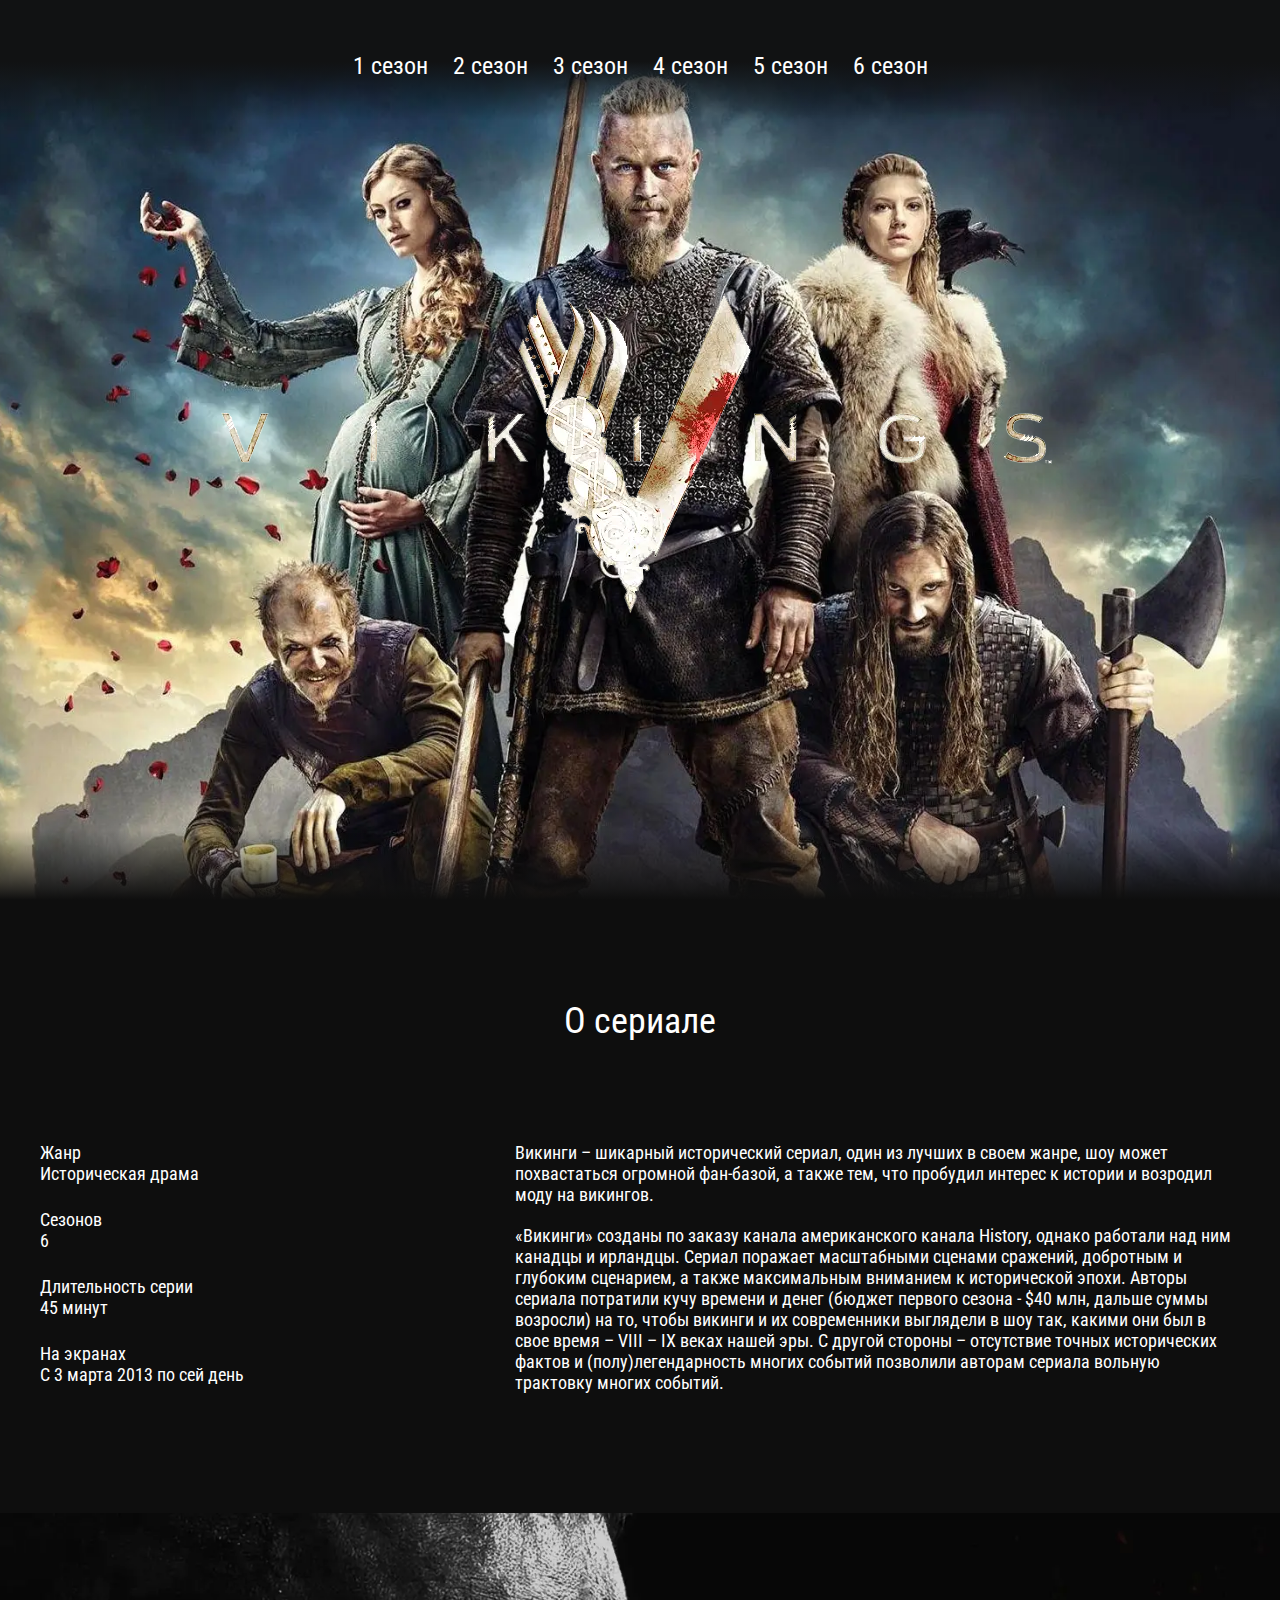
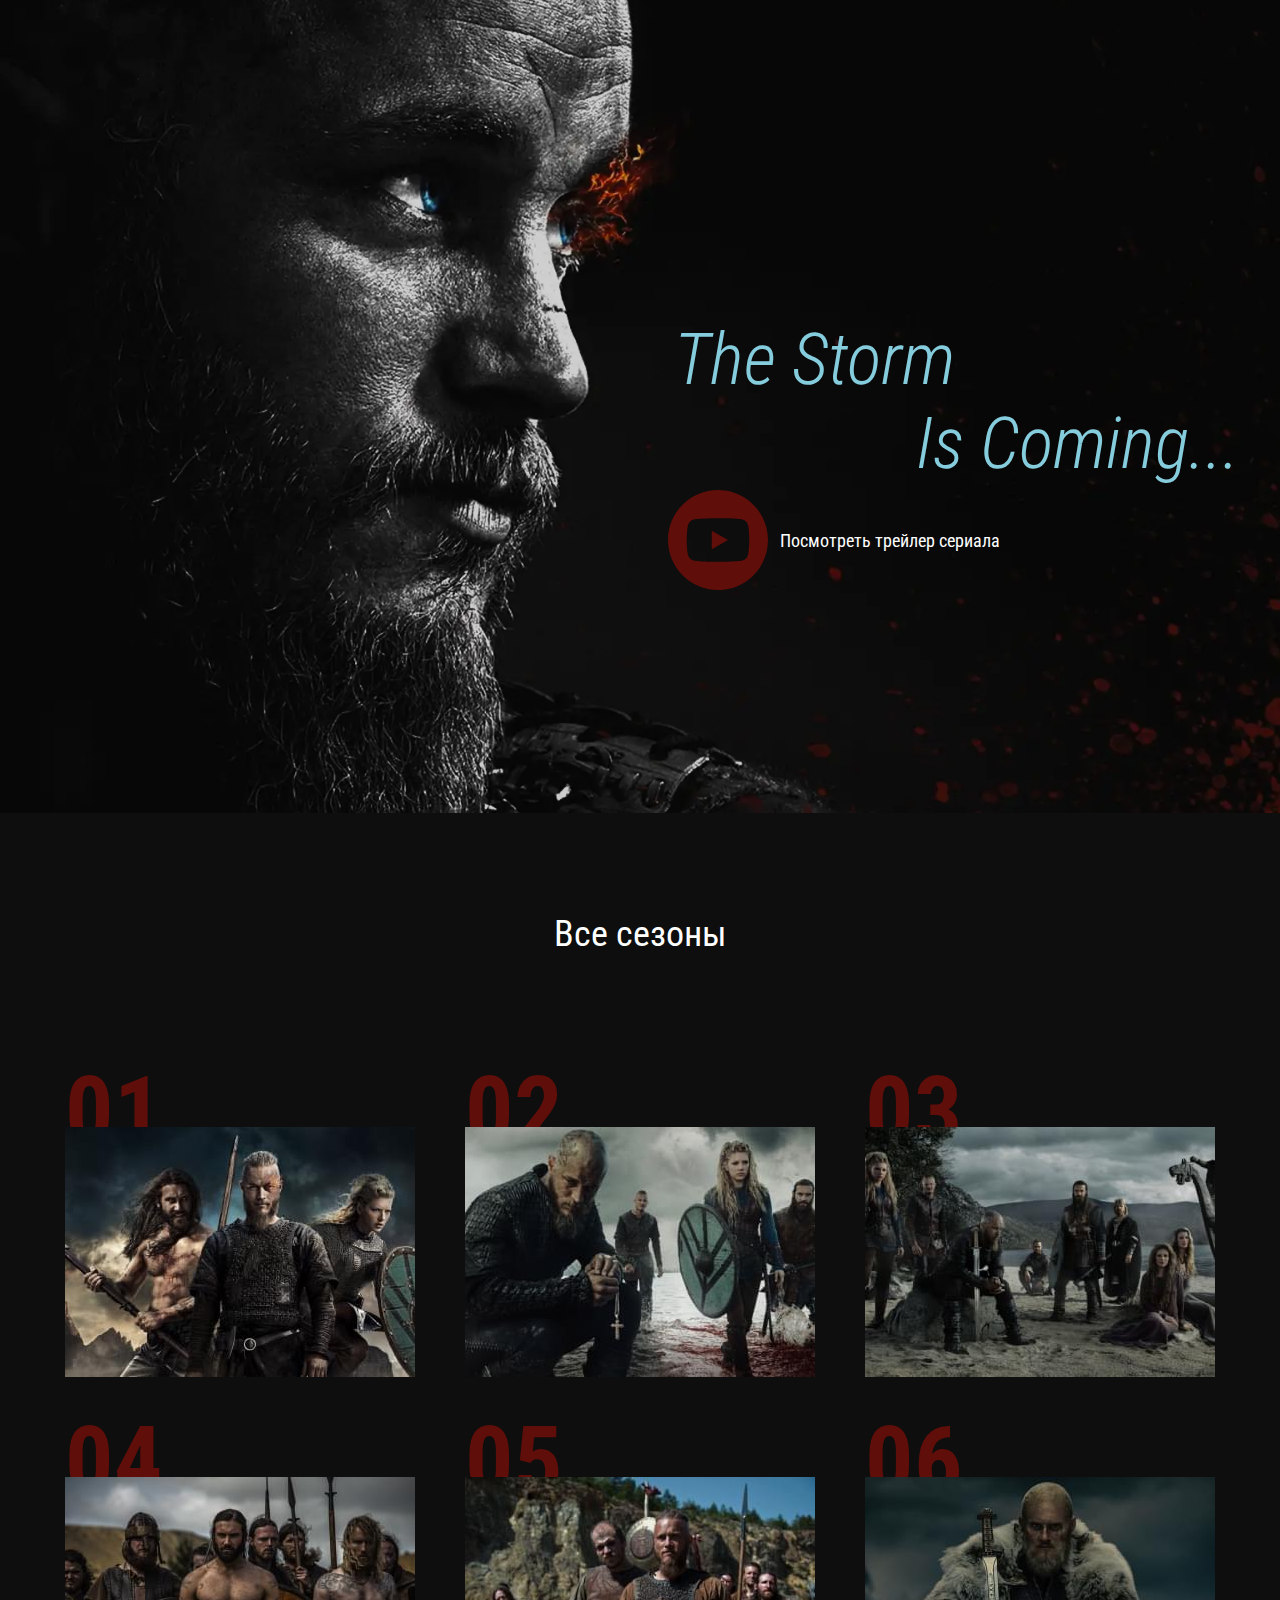
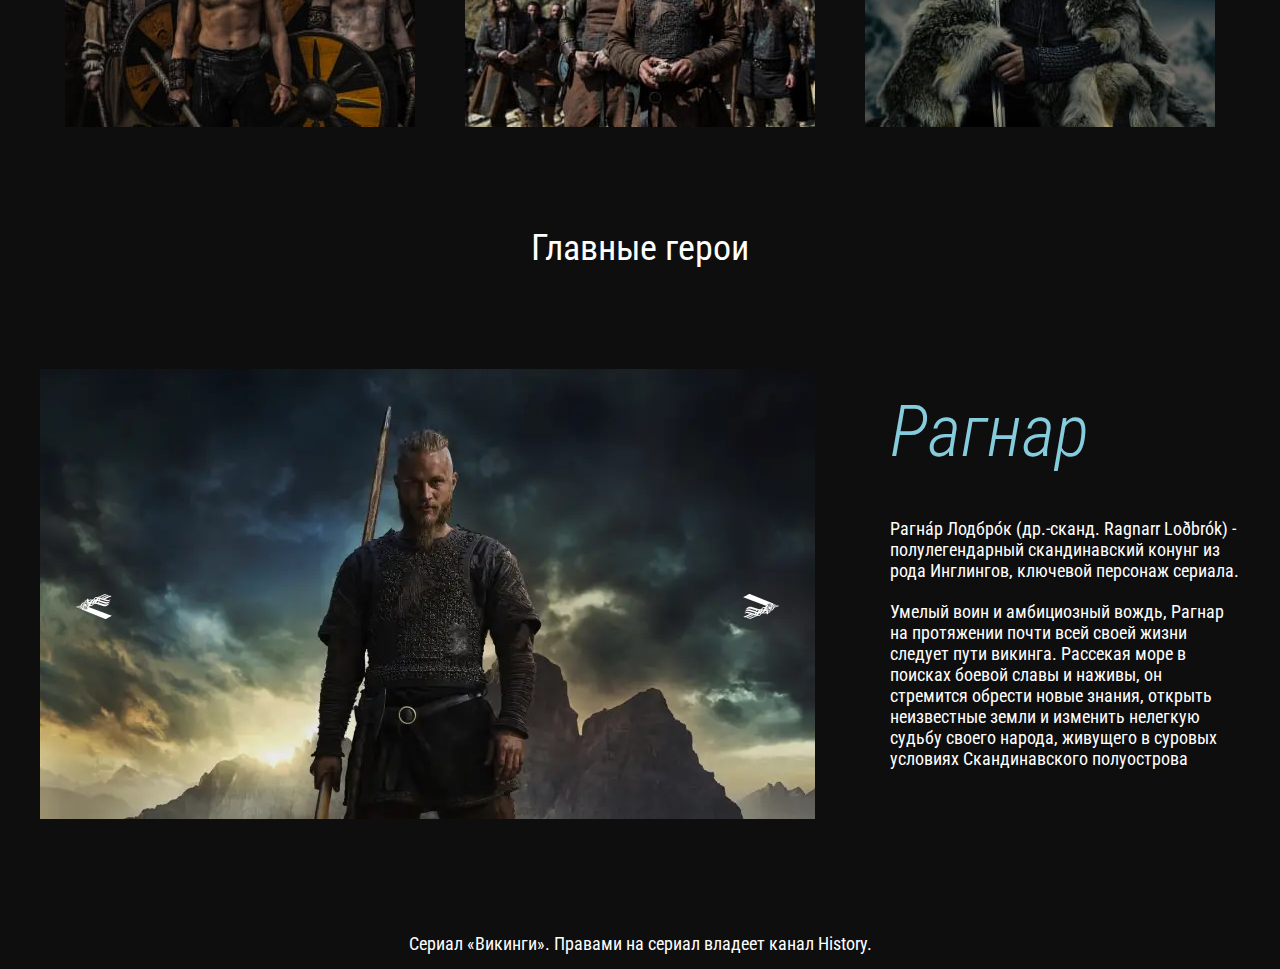
<file: index.html>
<!DOCTYPE html><html lang="ru"><head>	<meta charset="UTF-8">	<meta name="viewport" content="width=device-width, initial-scale=1.0">	<link rel="shortcut icon" href="img/favicon.ico" type="image/x-icon">	<link href="https://fonts.googleapis.com/css2?family=Roboto+Condensed:ital,wght@0,400;0,700;1,300&display=swap" rel="stylesheet">	<link rel="stylesheet" href="css/style.min.css">	<title>Viking</title></head><body>	<div class="wrapper">		<header class="header">			<nav class="menu">				<ul class="menu__list">					<li>						<a class="menu__list-link" href="season-1.html">1 cезон</a>					</li>					<li>						<a class="menu__list-link" href="season-2.html">2 cезон</a>					</li>					<li>						<a class="menu__list-link" href="season-3.html">3 cезон</a>					</li>					<li>						<a class="menu__list-link" href="season-4.html">4 cезон</a>					</li>					<li>						<a class="menu__list-link" href="season-5.html">5 cезон</a>					</li>					<li>						<a class="menu__list-link" href="season-6.html">6 cезон</a>					</li>				</ul>			</nav>			<div class="menu__burger">				<span></span>			</div>			<div class="logo">				<picture><source srcset="img/logo.webp" type="image/webp"><img src="img/logo.png" alt=""></picture>			</div>		</header>		<main class="main">						<section class="about">				<div class="container">					<h3 class="about__title title">О сериале</h3>					<div class="about__body">						<ul class="about__info">							<li class="about__info-item">								Жанр								<span>Историческая драма</span>							</li>							<li class="about__info-item">								Сезонов								<span>6</span>							</li>							<li class="about__info-item">								Длительность серии								<span>45 минут</span>							</li>							<li class="about__info-item">								На экранах								<span>С 3 марта 2013 по сей день</span>							</li>						</ul>						<div class="about__text">							<p>								Викинги – шикарный исторический сериал, один из лучших в своем жанре, шоу может похвастаться огромной фан-базой, а также тем, что пробудил интерес к истории и возродил моду на викингов.							</p>							<p>								«Викинги» созданы по заказу канала американского канала History, однако работали над ним канадцы и ирландцы. Сериал поражает масштабными сценами сражений, добротным и глубоким сценарием, а также максимальным вниманием к исторической эпохи. Авторы сериала потратили кучу времени и денег (бюджет первого сезона - $40 млн, дальше суммы возросли) на то, чтобы викинги и их современники выглядели в шоу так, какими они был в свое время – VIII – IX веках нашей эры. С другой стороны – отсутствие точных исторических фактов и (полу)легендарность многих событий позволили авторам сериала вольную трактовку многих событий.							</p>						</div>					</div>				</div>			</section>			<section class="trailer">				<div class="container">					<h3 class="trailer__title">						<span>The Storm</span>						Is Coming...					</h3>					<a href="https://www.youtube.com/watch?v=9GgxinPwAGc&ab_channel=RewatchAgain" data-fancybox class="trailer__link">Посмотреть трейлер сериала</a>				</div>			</section>			<section class="seasons">				<div class="container">					<h3 class="seasons__title title">Все сезоны</h3>					<ol class="seasons__body">						<li class="seasons__item" style="background: url('img/seasons/01.jpg') center / cover no-repeat;">							<a href="season-1.html" class="seasons__link">Cмотреть</a>						</li>						<li class="seasons__item" style="background: url('img/seasons/02.jpg') center / cover no-repeat;">							<a href="season-2.html" class="seasons__link">Cмотреть</a>						</li>						<li class="seasons__item" style="background: url('img/seasons/03.jpg') center / cover no-repeat;">							<a href="season-3.html" class="seasons__link">Cмотреть</a>						</li>						<li class="seasons__item" style="background: url('img/seasons/04.jpg') center / cover no-repeat;">							<a href="season-4.html" class="seasons__link">Cмотреть</a>						</li>						<li class="seasons__item" style="background: url('img/seasons/05.jpg') center / cover no-repeat;">							<a href="season-5.html" class="seasons__link">Cмотреть</a>						</li>						<li class="seasons__item" style="background: url('img/seasons/06.jpg') center / cover no-repeat;">							<a href="season-6.html" class="seasons__link">Cмотреть</a>						</li>					</ol>				</div>			</section>			<section class="heroes">				<div class="container">					<h3 class="heroes__title title">Главные герои</h3>					<div class="heroes__body">						<div class="heroes__slider-img">							<picture><source srcset="img/hero.webp" type="image/webp"><img src="img/hero.jpg" alt=""></picture>							<picture><source srcset="img/hero.webp" type="image/webp"><img src="img/hero.jpg" alt=""></picture>							<picture><source srcset="img/hero.webp" type="image/webp"><img src="img/hero.jpg" alt=""></picture>						</div>						<div class="heroes__slider-text">							<div class="heroes__text">								<h4 class="heroes__name">Рагнар</h4>								<p>									Рагна́р Лодбро́к (др.-сканд. Ragnarr Loðbrók) - полулегендарный скандинавский конунг из рода Инглингов, ключевой персонаж сериала.								</p>								<p>									Умелый воин и амбициозный вождь, Рагнар на протяжении почти всей своей жизни следует пути викинга. Рассекая море в поисках боевой славы и наживы, он стремится обрести новые знания, открыть неизвестные земли и изменить нелегкую судьбу своего народа, живущего в суровых условиях Скандинавского полуострова								</p>							</div>							<div class="heroes__text">								<h4 class="heroes__name">Рагнор</h4>								<p>									Рагна́р Лодбро́к (др.-сканд. Ragnarr Loðbrók) - полулегендарный скандинавский конунг из рода Инглингов, ключевой персонаж сериала.								</p>								<p>									Умелый воин и амбициозный вождь, Рагнар на протяжении почти всей своей жизни следует пути викинга. Рассекая море в поисках боевой славы и наживы, он стремится обрести новые знания, открыть неизвестные земли и изменить нелегкую судьбу своего народа, живущего в суровых условиях Скандинавского полуострова								</p>							</div>							<div class="heroes__text">								<h4 class="heroes__name">Рагнорище</h4>								<p>									Рагна́р Лодбро́к (др.-сканд. Ragnarr Loðbrók) - полулегендарный скандинавский конунг из рода Инглингов, ключевой персонаж сериала.								</p>								<p>									Умелый воин и амбициозный вождь, Рагнар на протяжении почти всей своей жизни следует пути викинга. Рассекая море в поисках боевой славы и наживы, он стремится обрести новые знания, открыть неизвестные земли и изменить нелегкую судьбу своего народа, живущего в суровых условиях Скандинавского полуострова								</p>							</div>						</div>					</div>				</div>			</section>		</main>		<footer class="footer">			<div class="container">				<p class="footer__copy">					Сериал «Викинги». Правами на сериал владеет канал History.				</p>			</div>		</footer>	</div>	<script src="js/script.min.js"></script></body></html>
</file>
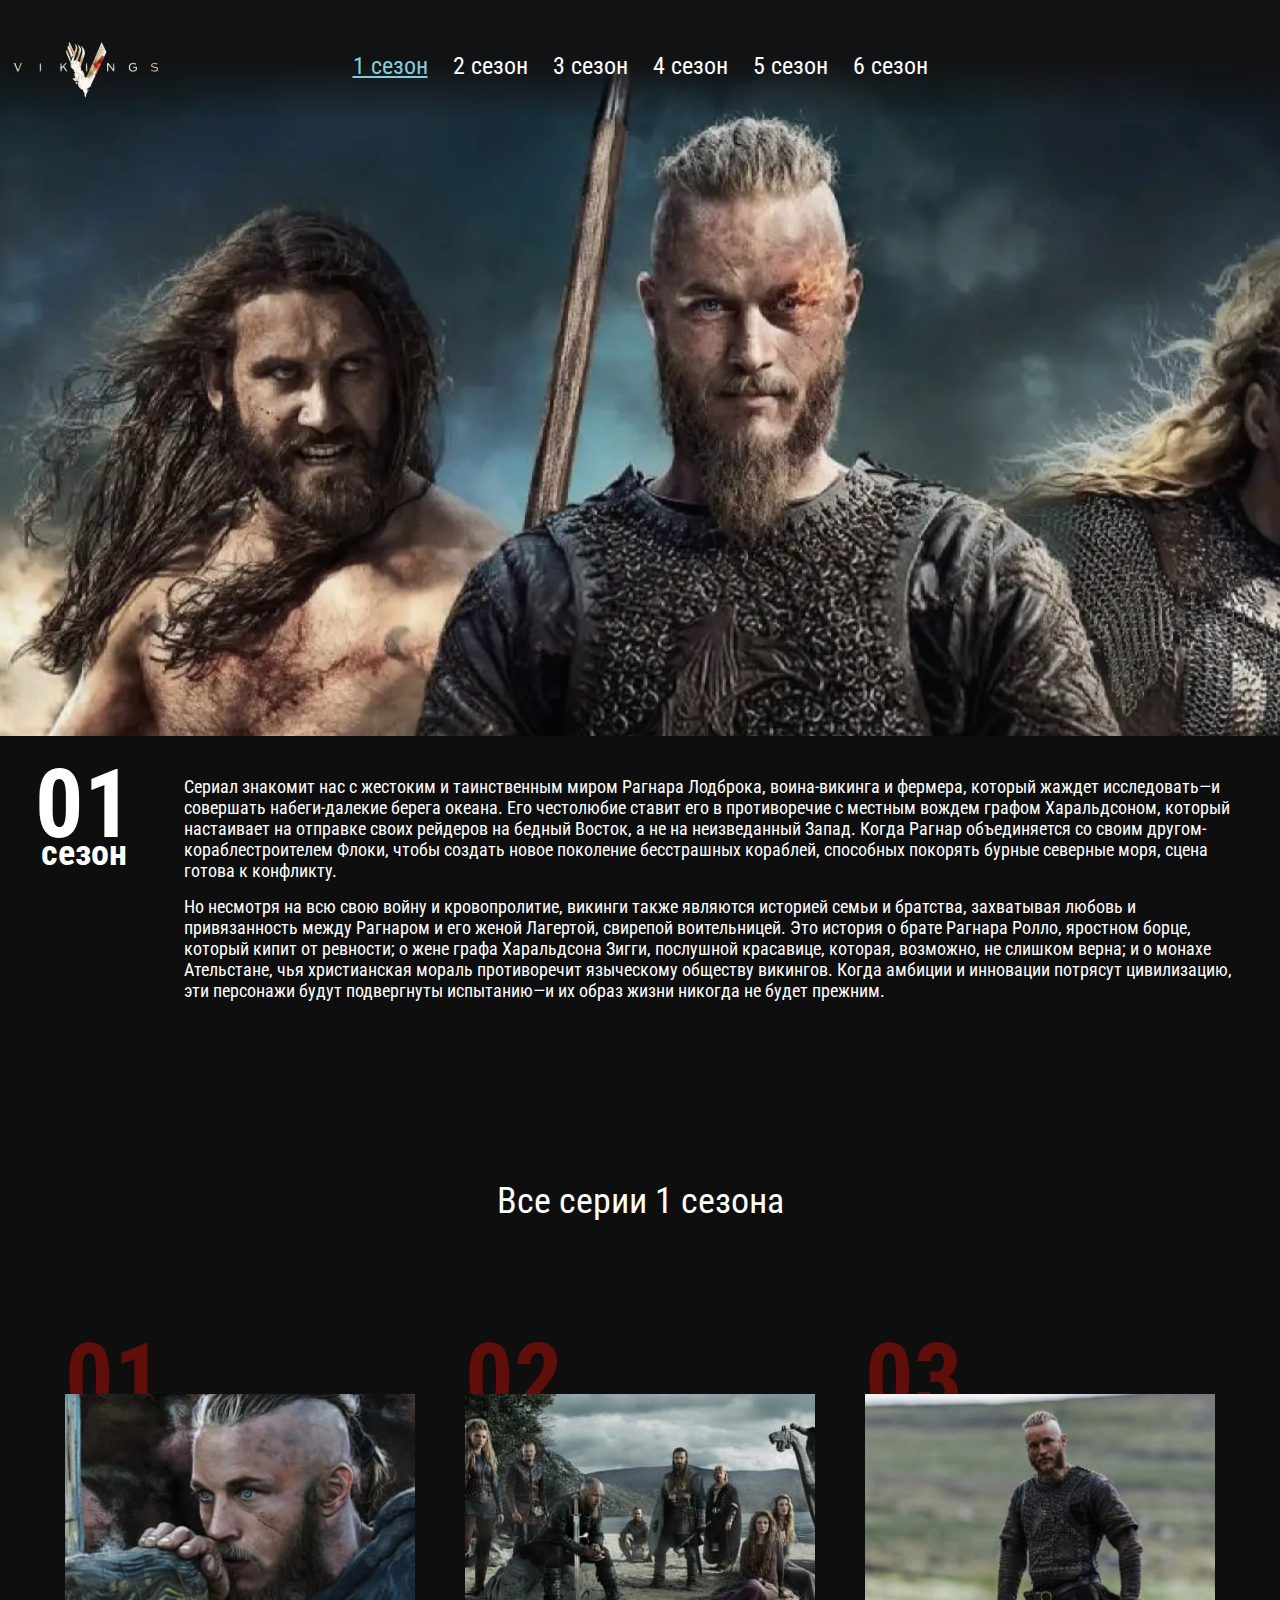
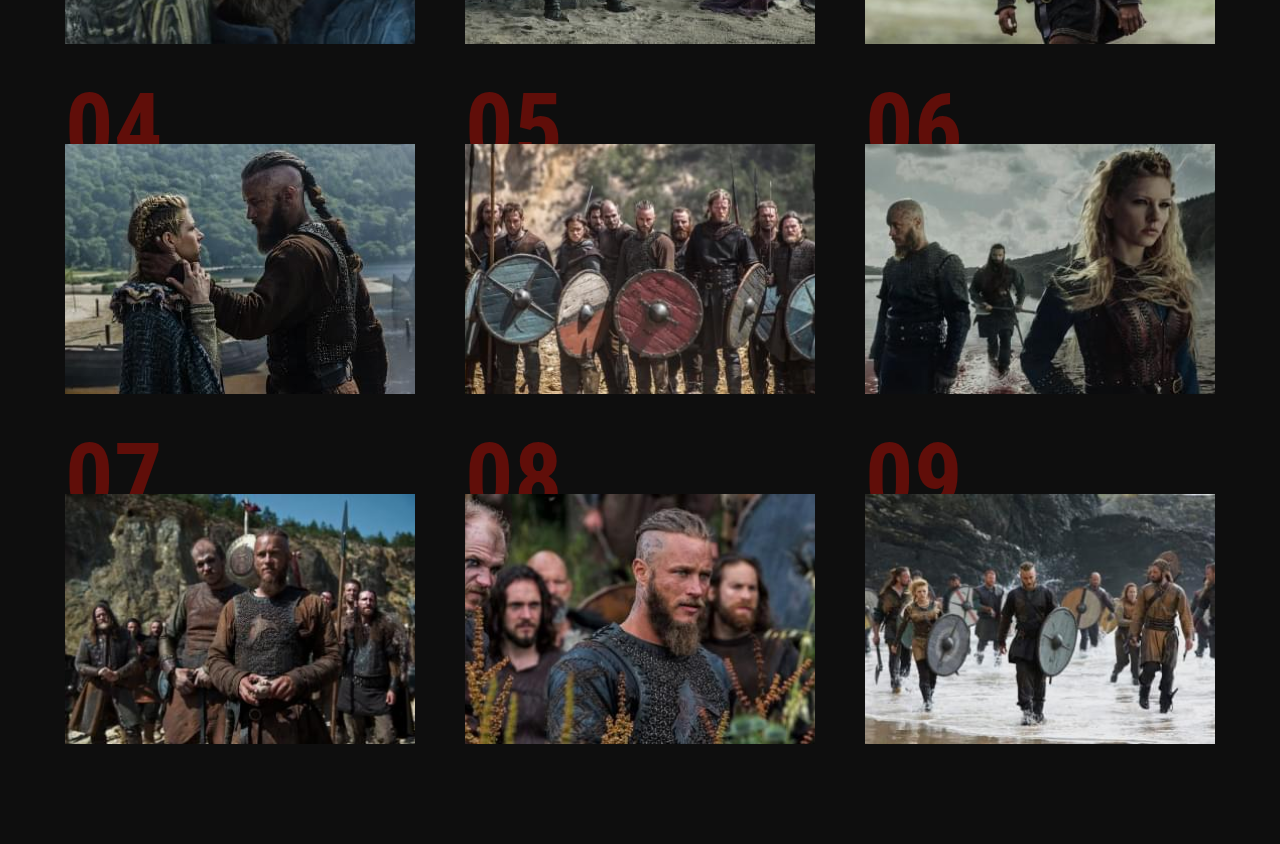
<file: season-1.html>
<!DOCTYPE html><html lang="en"><head>	<meta charset="UTF-8">	<meta name="viewport" content="width=device-width, initial-scale=1.0">	<link rel="shortcut icon" href="img/favicon.ico" type="image/x-icon">	<link href="https://fonts.googleapis.com/css2?family=Roboto+Condensed:ital,wght@0,400;0,700;1,300&display=swap" rel="stylesheet">	<link rel="stylesheet" href="css/style.min.css">	<title>Season 1</title></head><body>	<div class="wrapper">		<header class="page-header">			<nav class="menu">				<div class="menu__container">					<a href="index.html" class="page-header__logo">						<picture><source srcset="img/season-1/logo.webp" type="image/webp"><img src="img/season-1/logo.png" alt=""></picture>					</a>					<ul class="menu__list">						<li>							<a class="menu__list-link menu__list-link--active" href="season-1.html">1 cезон</a>						</li>						<li>							<a class="menu__list-link" href="season-2.html">2 cезон</a>						</li>						<li>							<a class="menu__list-link" href="season-3.html">3 cезон</a>						</li>						<li>							<a class="menu__list-link" href="season-4.html">4 cезон</a>						</li>						<li>							<a class="menu__list-link" href="season-5.html">5 cезон</a>						</li>						<li>							<a class="menu__list-link" href="season-6.html">6 cезон</a>						</li>					</ul>				</div>			</nav>			<div class="menu__burger">				<span></span>			</div>			<div class="season-info">				<div class="season-info__num">					01					<span>сезон</span>				</div>				<div class="season-info__text">					<p>						Сериал знакомит нас с жестоким и таинственным миром Рагнара Лодброка, воина-викинга и фермера, который жаждет исследовать—и совершать набеги-далекие берега океана. Его честолюбие ставит его в противоречие с местным вождем графом Харальдсоном, который настаивает на отправке своих рейдеров на бедный Восток, а не на неизведанный Запад. Когда Рагнар объединяется со своим другом-кораблестроителем Флоки, чтобы создать новое поколение бесстрашных кораблей, способных покорять бурные северные моря, сцена готова к конфликту.					</p>					<p>						Но несмотря на всю свою войну и кровопролитие, викинги также являются историей семьи и братства, захватывая любовь и привязанность между Рагнаром и его женой Лагертой, свирепой воительницей. Это история о брате Рагнара Ролло, яростном борце, который кипит от ревности; о жене графа Харальдсона Зигги, послушной красавице, которая, возможно, не слишком верна; и о монахе Ательстане, чья христианская мораль противоречит языческому обществу викингов. Когда амбиции и инновации потрясут цивилизацию, эти персонажи будут подвергнуты испытанию—и их образ жизни никогда не будет прежним.					</p>				</div>			</div>		</header>		<section class="seasons">			<div class="container">				<h3 class="seasons__title title">Все серии 1 сезона</h3>				<ol class="seasons__body">					<li class="seasons__item" style="background: url('img/season-1/series/01.jpg') center / cover no-repeat;">						<a href="https://www.youtube.com/watch?v=9GgxinPwAGc&ab_channel=RewatchAgain" data-fancybox="gallery" class="seasons__link">Cмотреть</a>					</li>					<li class="seasons__item" style="background: url('img/season-1/series/02.jpg') center / cover no-repeat;">						<a href="https://www.youtube.com/watch?v=9GgxinPwAGc&ab_channel=RewatchAgain" data-fancybox="gallery" class="seasons__link">Cмотреть</a>					</li>					<li class="seasons__item" style="background: url('img/season-1/series/03.jpg') center / cover no-repeat;">						<a href="https://www.youtube.com/watch?v=9GgxinPwAGc&ab_channel=RewatchAgain" data-fancybox="gallery" class="seasons__link">Cмотреть</a>					</li>					<li class="seasons__item" style="background: url('img/season-1/series/04.jpg') center / cover no-repeat;">						<a href="https://www.youtube.com/watch?v=9GgxinPwAGc&ab_channel=RewatchAgain" data-fancybox="gallery" class="seasons__link">Cмотреть</a>					</li>					<li class="seasons__item" style="background: url('img/season-1/series/05.jpg') center / cover no-repeat;">						<a href="https://www.youtube.com/watch?v=9GgxinPwAGc&ab_channel=RewatchAgain" data-fancybox="gallery" class="seasons__link">Cмотреть</a>					</li>					<li class="seasons__item" style="background: url('img/season-1/series/06.jpg') center / cover no-repeat;">						<a href="https://www.youtube.com/watch?v=9GgxinPwAGc&ab_channel=RewatchAgain" data-fancybox="gallery" class="seasons__link">Cмотреть</a>					</li>					<li class="seasons__item" style="background: url('img/season-1/series/07.jpg') center / cover no-repeat;">						<a href="https://www.youtube.com/watch?v=9GgxinPwAGc&ab_channel=RewatchAgain" data-fancybox="gallery" class="seasons__link">Cмотреть</a>					</li>					<li class="seasons__item" style="background: url('img/season-1/series/08.jpg') center / cover no-repeat;">						<a href="https://www.youtube.com/watch?v=9GgxinPwAGc&ab_channel=RewatchAgain" data-fancybox="gallery" class="seasons__link">Cмотреть</a>					</li>					<li class="seasons__item" style="background: url('img/season-1/series/09.jpg') center / cover no-repeat;">						<a href="https://www.youtube.com/watch?v=9GgxinPwAGc&ab_channel=RewatchAgain" data-fancybox="gallery" class="seasons__link">Cмотреть</a>					</li>				</ol>			</div>		</section>	</div>	<script src="js/script.js"></script></body></html>
</file>
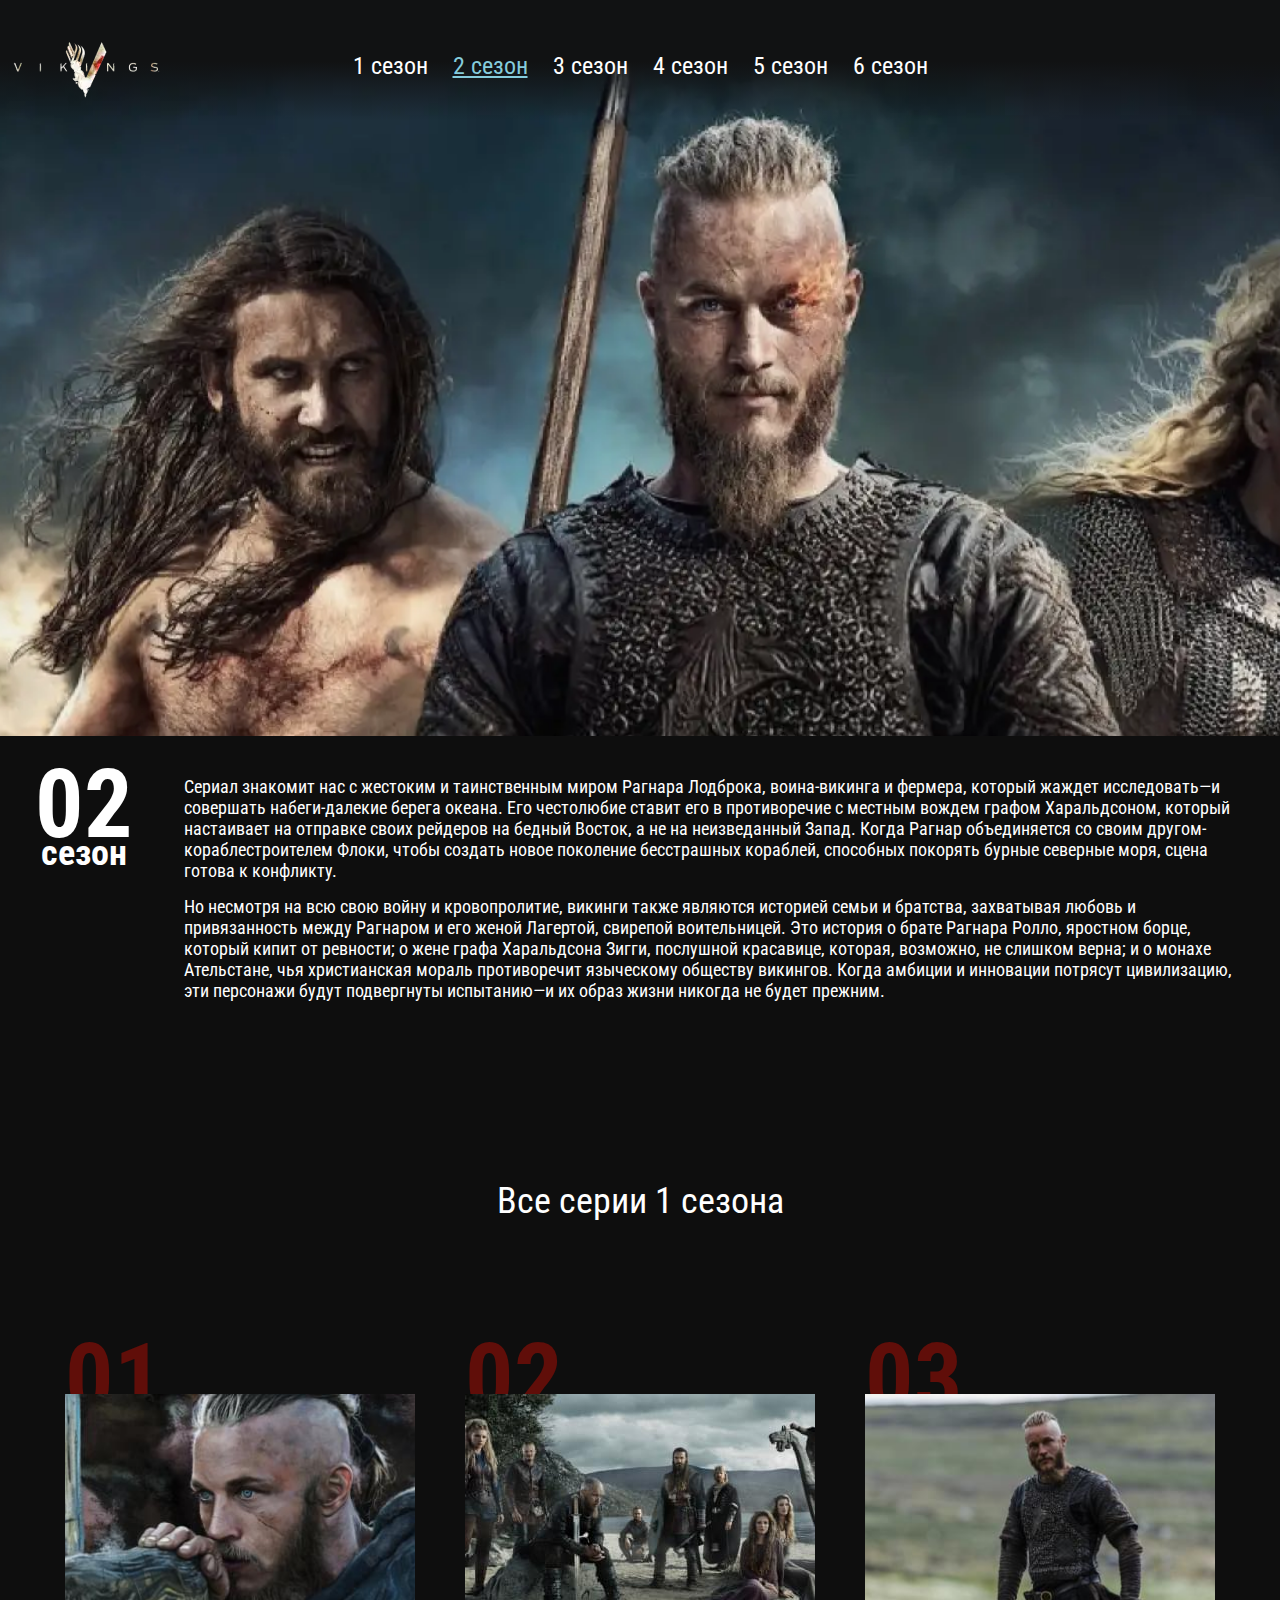
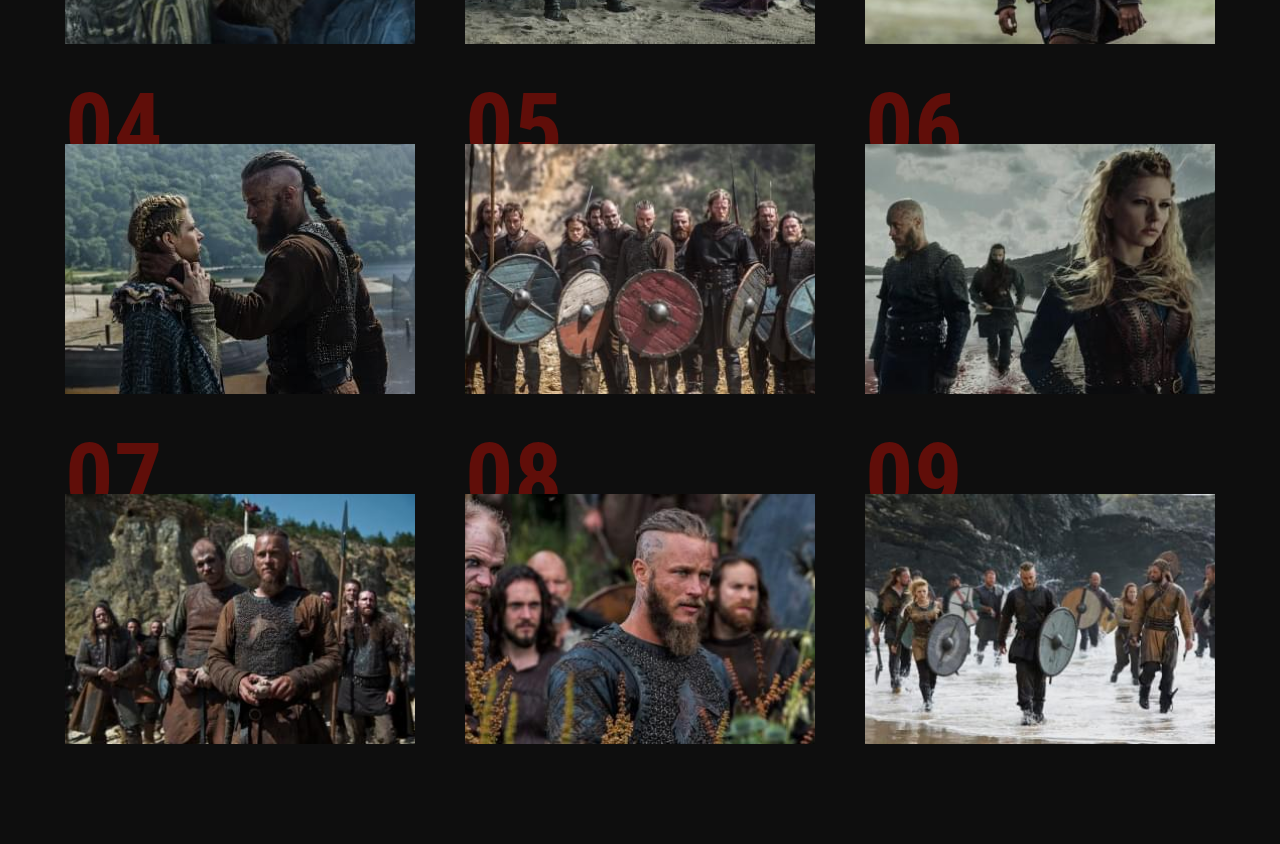
<file: season-2.html>
<!DOCTYPE html><html lang="en"><head>	<meta charset="UTF-8">	<meta name="viewport" content="width=device-width, initial-scale=1.0">	<link rel="shortcut icon" href="img/favicon.ico" type="image/x-icon">	<link href="https://fonts.googleapis.com/css2?family=Roboto+Condensed:ital,wght@0,400;0,700;1,300&display=swap" rel="stylesheet">	<link rel="stylesheet" href="css/style.min.css">	<title>Season 1</title></head><body>	<div class="wrapper">		<header class="page-header">			<nav class="menu">				<div class="menu__container">					<a href="index.html" class="page-header__logo">						<picture><source srcset="img/season-1/logo.webp" type="image/webp"><img src="img/season-1/logo.png" alt=""></picture>					</a>					<ul class="menu__list">						<li>							<a class="menu__list-link" href="season-1.html">1 cезон</a>						</li>						<li>							<a class="menu__list-link menu__list-link--active" href="season-2.html">2 cезон</a>						</li>						<li>							<a class="menu__list-link" href="season-3.html">3 cезон</a>						</li>						<li>							<a class="menu__list-link" href="season-4.html">4 cезон</a>						</li>						<li>							<a class="menu__list-link" href="season-5.html">5 cезон</a>						</li>						<li>							<a class="menu__list-link" href="season-6.html">6 cезон</a>						</li>					</ul>				</div>			</nav>			<div class="menu__burger">				<span></span>			</div>			<div class="season-info">				<div class="season-info__num">					02					<span>сезон</span>				</div>				<div class="season-info__text">					<p>						Сериал знакомит нас с жестоким и таинственным миром Рагнара Лодброка, воина-викинга и фермера, который жаждет исследовать—и совершать набеги-далекие берега океана. Его честолюбие ставит его в противоречие с местным вождем графом Харальдсоном, который настаивает на отправке своих рейдеров на бедный Восток, а не на неизведанный Запад. Когда Рагнар объединяется со своим другом-кораблестроителем Флоки, чтобы создать новое поколение бесстрашных кораблей, способных покорять бурные северные моря, сцена готова к конфликту.					</p>					<p>						Но несмотря на всю свою войну и кровопролитие, викинги также являются историей семьи и братства, захватывая любовь и привязанность между Рагнаром и его женой Лагертой, свирепой воительницей. Это история о брате Рагнара Ролло, яростном борце, который кипит от ревности; о жене графа Харальдсона Зигги, послушной красавице, которая, возможно, не слишком верна; и о монахе Ательстане, чья христианская мораль противоречит языческому обществу викингов. Когда амбиции и инновации потрясут цивилизацию, эти персонажи будут подвергнуты испытанию—и их образ жизни никогда не будет прежним.					</p>				</div>			</div>		</header>		<section class="seasons">			<div class="container">				<h3 class="seasons__title title">Все серии 1 сезона</h3>				<ol class="seasons__body">					<li class="seasons__item" style="background: url('img/season-1/series/01.jpg') center / cover no-repeat;">						<a href="https://www.youtube.com/watch?v=9GgxinPwAGc&ab_channel=RewatchAgain" data-fancybox="gallery" class="seasons__link">Cмотреть</a>					</li>					<li class="seasons__item" style="background: url('img/season-1/series/02.jpg') center / cover no-repeat;">						<a href="https://www.youtube.com/watch?v=9GgxinPwAGc&ab_channel=RewatchAgain" data-fancybox="gallery" class="seasons__link">Cмотреть</a>					</li>					<li class="seasons__item" style="background: url('img/season-1/series/03.jpg') center / cover no-repeat;">						<a href="https://www.youtube.com/watch?v=9GgxinPwAGc&ab_channel=RewatchAgain" data-fancybox="gallery" class="seasons__link">Cмотреть</a>					</li>					<li class="seasons__item" style="background: url('img/season-1/series/04.jpg') center / cover no-repeat;">						<a href="https://www.youtube.com/watch?v=9GgxinPwAGc&ab_channel=RewatchAgain" data-fancybox="gallery" class="seasons__link">Cмотреть</a>					</li>					<li class="seasons__item" style="background: url('img/season-1/series/05.jpg') center / cover no-repeat;">						<a href="https://www.youtube.com/watch?v=9GgxinPwAGc&ab_channel=RewatchAgain" data-fancybox="gallery" class="seasons__link">Cмотреть</a>					</li>					<li class="seasons__item" style="background: url('img/season-1/series/06.jpg') center / cover no-repeat;">						<a href="https://www.youtube.com/watch?v=9GgxinPwAGc&ab_channel=RewatchAgain" data-fancybox="gallery" class="seasons__link">Cмотреть</a>					</li>					<li class="seasons__item" style="background: url('img/season-1/series/07.jpg') center / cover no-repeat;">						<a href="https://www.youtube.com/watch?v=9GgxinPwAGc&ab_channel=RewatchAgain" data-fancybox="gallery" class="seasons__link">Cмотреть</a>					</li>					<li class="seasons__item" style="background: url('img/season-1/series/08.jpg') center / cover no-repeat;">						<a href="https://www.youtube.com/watch?v=9GgxinPwAGc&ab_channel=RewatchAgain" data-fancybox="gallery" class="seasons__link">Cмотреть</a>					</li>					<li class="seasons__item" style="background: url('img/season-1/series/09.jpg') center / cover no-repeat;">						<a href="https://www.youtube.com/watch?v=9GgxinPwAGc&ab_channel=RewatchAgain" data-fancybox="gallery" class="seasons__link">Cмотреть</a>					</li>				</ol>			</div>		</section>	</div>	<script src="js/script.js"></script></body></html>
</file>
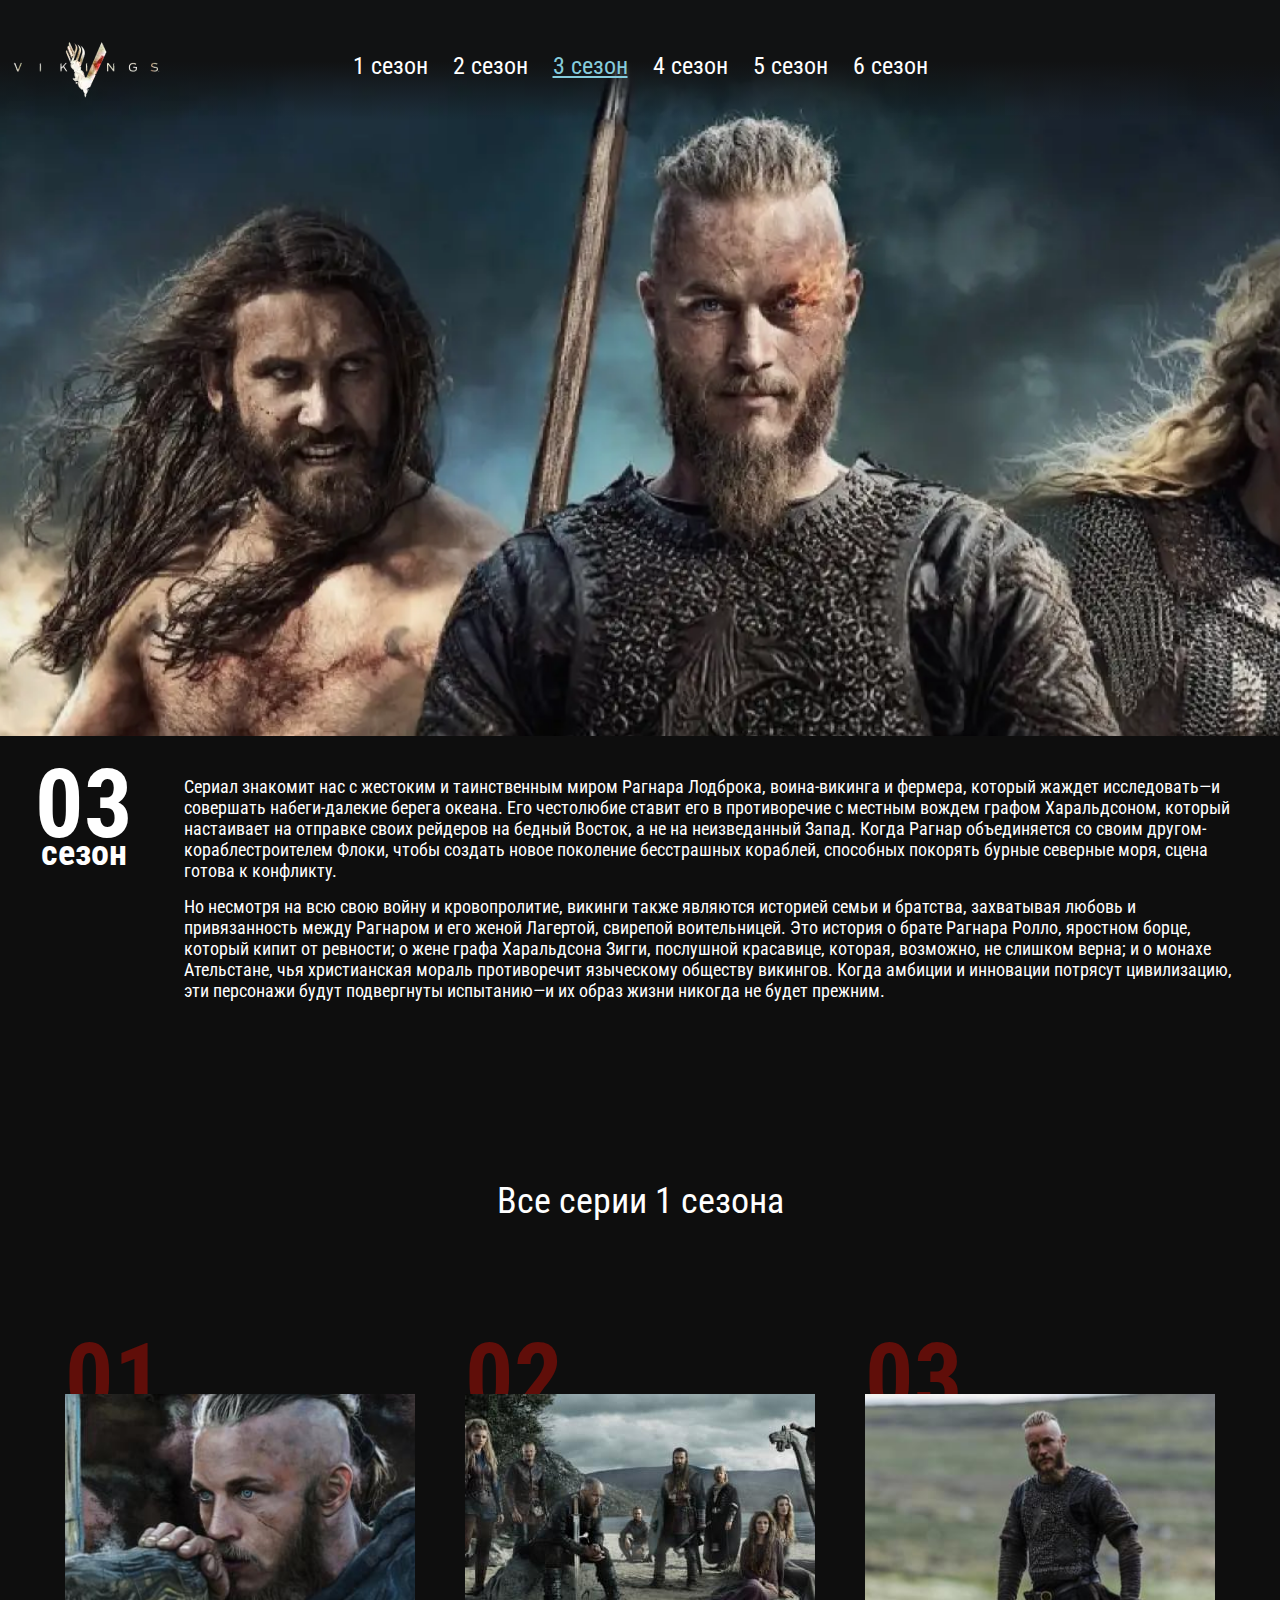
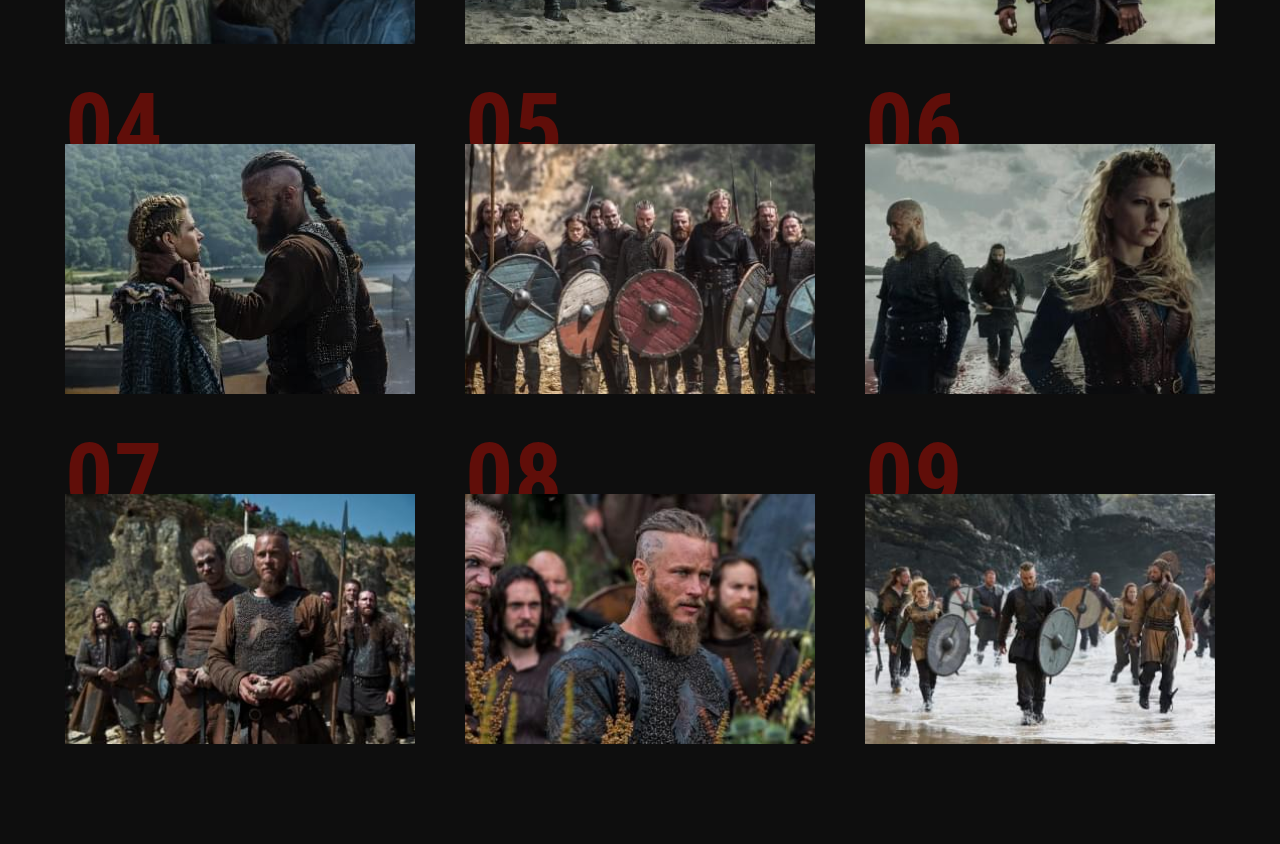
<file: season-3.html>
<!DOCTYPE html><html lang="en"><head>	<meta charset="UTF-8">	<meta name="viewport" content="width=device-width, initial-scale=1.0">	<link rel="shortcut icon" href="img/favicon.ico" type="image/x-icon">	<link href="https://fonts.googleapis.com/css2?family=Roboto+Condensed:ital,wght@0,400;0,700;1,300&display=swap" rel="stylesheet">	<link rel="stylesheet" href="css/style.min.css">	<title>Season 1</title></head><body>	<div class="wrapper">		<header class="page-header">			<nav class="menu">				<div class="menu__container">					<a href="index.html" class="page-header__logo">						<picture><source srcset="img/season-1/logo.webp" type="image/webp"><img src="img/season-1/logo.png" alt=""></picture>					</a>					<ul class="menu__list">						<li>							<a class="menu__list-link" href="season-1.html">1 cезон</a>						</li>						<li>							<a class="menu__list-link" href="season-2.html">2 cезон</a>						</li>						<li>							<a class="menu__list-link menu__list-link--active" href="season-3.html">3 cезон</a>						</li>						<li>							<a class="menu__list-link" href="season-4.html">4 cезон</a>						</li>						<li>							<a class="menu__list-link" href="season-5.html">5 cезон</a>						</li>						<li>							<a class="menu__list-link" href="season-6.html">6 cезон</a>						</li>					</ul>				</div>			</nav>			<div class="menu__burger">				<span></span>			</div>			<div class="season-info">				<div class="season-info__num">					03					<span>сезон</span>				</div>				<div class="season-info__text">					<p>						Сериал знакомит нас с жестоким и таинственным миром Рагнара Лодброка, воина-викинга и фермера, который жаждет исследовать—и совершать набеги-далекие берега океана. Его честолюбие ставит его в противоречие с местным вождем графом Харальдсоном, который настаивает на отправке своих рейдеров на бедный Восток, а не на неизведанный Запад. Когда Рагнар объединяется со своим другом-кораблестроителем Флоки, чтобы создать новое поколение бесстрашных кораблей, способных покорять бурные северные моря, сцена готова к конфликту.					</p>					<p>						Но несмотря на всю свою войну и кровопролитие, викинги также являются историей семьи и братства, захватывая любовь и привязанность между Рагнаром и его женой Лагертой, свирепой воительницей. Это история о брате Рагнара Ролло, яростном борце, который кипит от ревности; о жене графа Харальдсона Зигги, послушной красавице, которая, возможно, не слишком верна; и о монахе Ательстане, чья христианская мораль противоречит языческому обществу викингов. Когда амбиции и инновации потрясут цивилизацию, эти персонажи будут подвергнуты испытанию—и их образ жизни никогда не будет прежним.					</p>				</div>			</div>		</header>		<section class="seasons">			<div class="container">				<h3 class="seasons__title title">Все серии 1 сезона</h3>				<ol class="seasons__body">					<li class="seasons__item" style="background: url('img/season-1/series/01.jpg') center / cover no-repeat;">						<a href="https://www.youtube.com/watch?v=9GgxinPwAGc&ab_channel=RewatchAgain" data-fancybox="gallery" class="seasons__link">Cмотреть</a>					</li>					<li class="seasons__item" style="background: url('img/season-1/series/02.jpg') center / cover no-repeat;">						<a href="https://www.youtube.com/watch?v=9GgxinPwAGc&ab_channel=RewatchAgain" data-fancybox="gallery" class="seasons__link">Cмотреть</a>					</li>					<li class="seasons__item" style="background: url('img/season-1/series/03.jpg') center / cover no-repeat;">						<a href="https://www.youtube.com/watch?v=9GgxinPwAGc&ab_channel=RewatchAgain" data-fancybox="gallery" class="seasons__link">Cмотреть</a>					</li>					<li class="seasons__item" style="background: url('img/season-1/series/04.jpg') center / cover no-repeat;">						<a href="https://www.youtube.com/watch?v=9GgxinPwAGc&ab_channel=RewatchAgain" data-fancybox="gallery" class="seasons__link">Cмотреть</a>					</li>					<li class="seasons__item" style="background: url('img/season-1/series/05.jpg') center / cover no-repeat;">						<a href="https://www.youtube.com/watch?v=9GgxinPwAGc&ab_channel=RewatchAgain" data-fancybox="gallery" class="seasons__link">Cмотреть</a>					</li>					<li class="seasons__item" style="background: url('img/season-1/series/06.jpg') center / cover no-repeat;">						<a href="https://www.youtube.com/watch?v=9GgxinPwAGc&ab_channel=RewatchAgain" data-fancybox="gallery" class="seasons__link">Cмотреть</a>					</li>					<li class="seasons__item" style="background: url('img/season-1/series/07.jpg') center / cover no-repeat;">						<a href="https://www.youtube.com/watch?v=9GgxinPwAGc&ab_channel=RewatchAgain" data-fancybox="gallery" class="seasons__link">Cмотреть</a>					</li>					<li class="seasons__item" style="background: url('img/season-1/series/08.jpg') center / cover no-repeat;">						<a href="https://www.youtube.com/watch?v=9GgxinPwAGc&ab_channel=RewatchAgain" data-fancybox="gallery" class="seasons__link">Cмотреть</a>					</li>					<li class="seasons__item" style="background: url('img/season-1/series/09.jpg') center / cover no-repeat;">						<a href="https://www.youtube.com/watch?v=9GgxinPwAGc&ab_channel=RewatchAgain" data-fancybox="gallery" class="seasons__link">Cмотреть</a>					</li>				</ol>			</div>		</section>	</div>	<script src="js/script.js"></script></body></html>
</file>
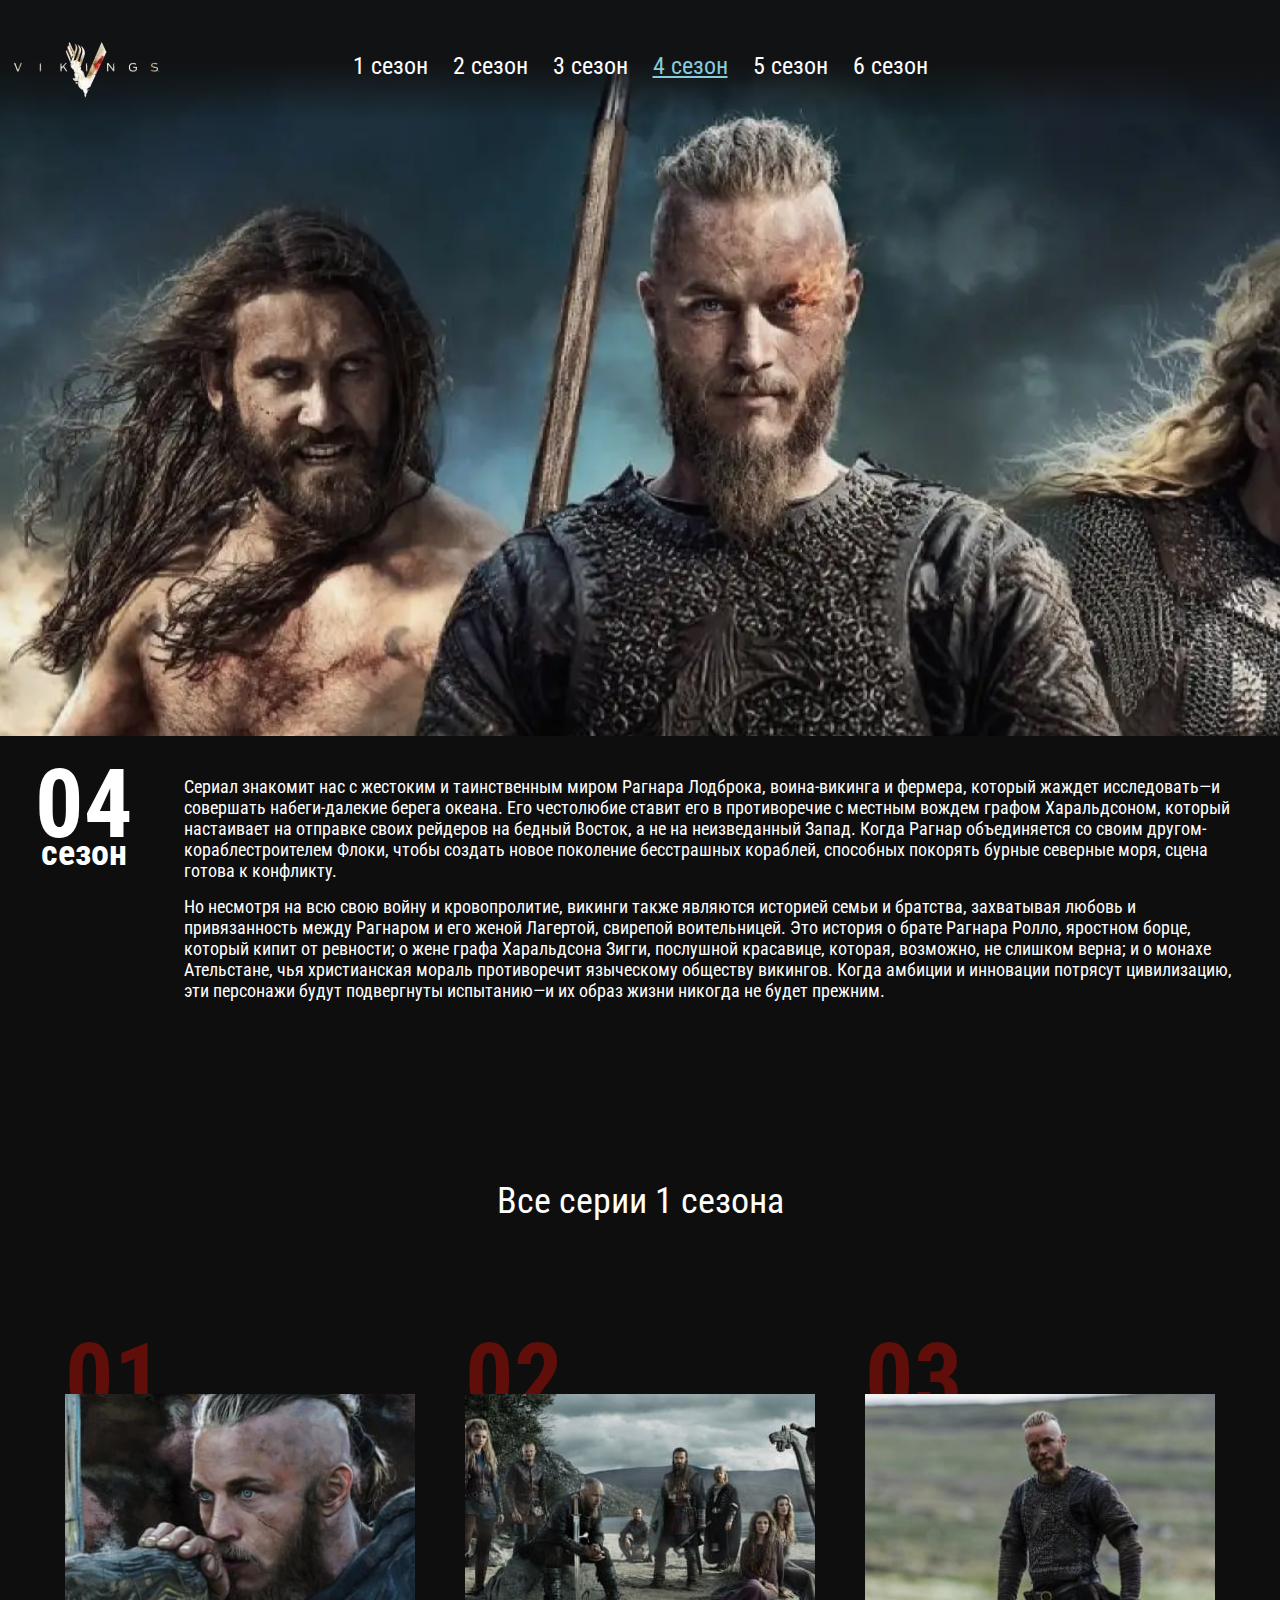
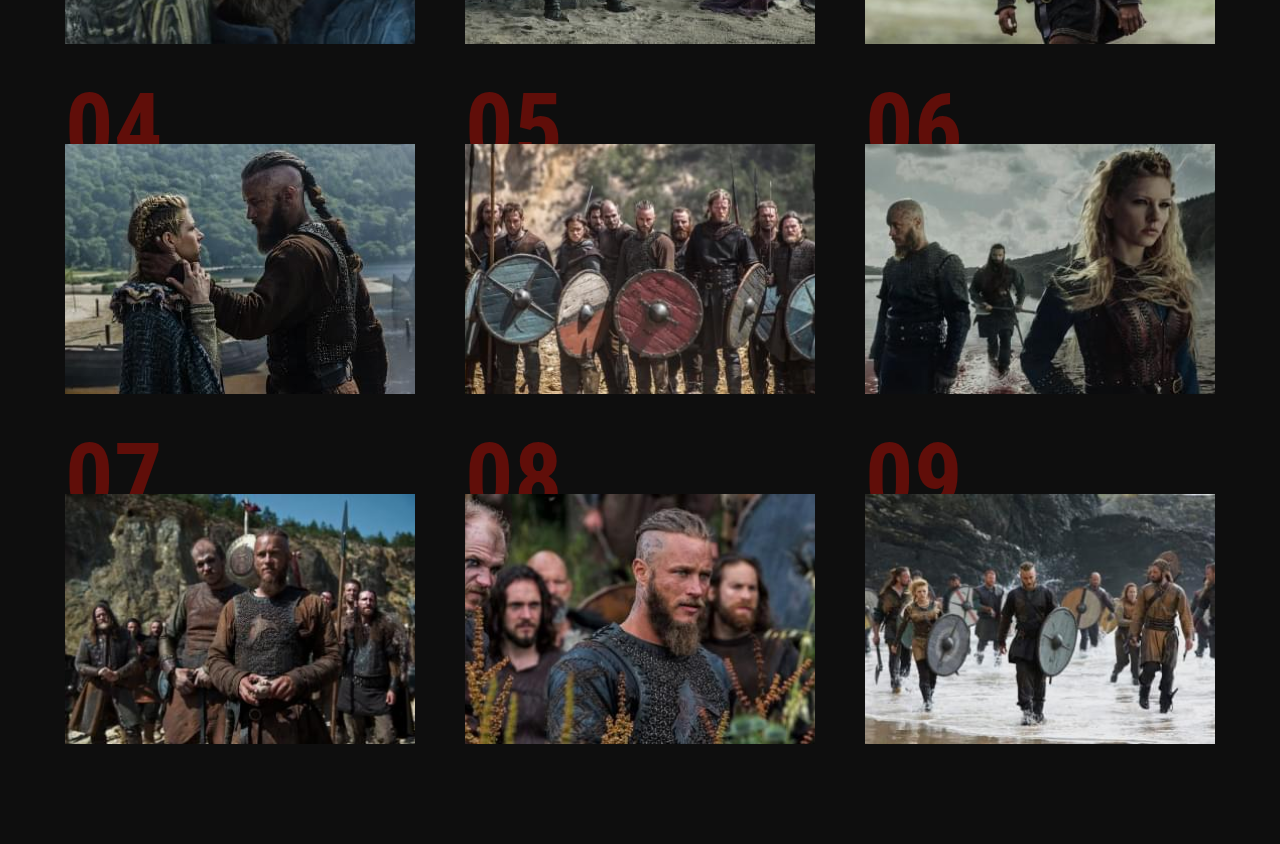
<file: season-4.html>
<!DOCTYPE html><html lang="en"><head>	<meta charset="UTF-8">	<meta name="viewport" content="width=device-width, initial-scale=1.0">	<link rel="shortcut icon" href="img/favicon.ico" type="image/x-icon">	<link href="https://fonts.googleapis.com/css2?family=Roboto+Condensed:ital,wght@0,400;0,700;1,300&display=swap" rel="stylesheet">	<link rel="stylesheet" href="css/style.min.css">	<title>Season 1</title></head><body>	<div class="wrapper">		<header class="page-header">			<nav class="menu">				<div class="menu__container">					<a href="index.html" class="page-header__logo">						<picture><source srcset="img/season-1/logo.webp" type="image/webp"><img src="img/season-1/logo.png" alt=""></picture>					</a>					<ul class="menu__list">						<li>							<a class="menu__list-link" href="season-1.html">1 cезон</a>						</li>						<li>							<a class="menu__list-link" href="season-2.html">2 cезон</a>						</li>						<li>							<a class="menu__list-link" href="season-3.html">3 cезон</a>						</li>						<li>							<a class="menu__list-link menu__list-link--active" href="season-4.html">4 cезон</a>						</li>						<li>							<a class="menu__list-link" href="season-5.html">5 cезон</a>						</li>						<li>							<a class="menu__list-link" href="season-6.html">6 cезон</a>						</li>					</ul>				</div>			</nav>			<div class="menu__burger">				<span></span>			</div>			<div class="season-info">				<div class="season-info__num">					04					<span>сезон</span>				</div>				<div class="season-info__text">					<p>						Сериал знакомит нас с жестоким и таинственным миром Рагнара Лодброка, воина-викинга и фермера, который жаждет исследовать—и совершать набеги-далекие берега океана. Его честолюбие ставит его в противоречие с местным вождем графом Харальдсоном, который настаивает на отправке своих рейдеров на бедный Восток, а не на неизведанный Запад. Когда Рагнар объединяется со своим другом-кораблестроителем Флоки, чтобы создать новое поколение бесстрашных кораблей, способных покорять бурные северные моря, сцена готова к конфликту.					</p>					<p>						Но несмотря на всю свою войну и кровопролитие, викинги также являются историей семьи и братства, захватывая любовь и привязанность между Рагнаром и его женой Лагертой, свирепой воительницей. Это история о брате Рагнара Ролло, яростном борце, который кипит от ревности; о жене графа Харальдсона Зигги, послушной красавице, которая, возможно, не слишком верна; и о монахе Ательстане, чья христианская мораль противоречит языческому обществу викингов. Когда амбиции и инновации потрясут цивилизацию, эти персонажи будут подвергнуты испытанию—и их образ жизни никогда не будет прежним.					</p>				</div>			</div>		</header>		<section class="seasons">			<div class="container">				<h3 class="seasons__title title">Все серии 1 сезона</h3>				<ol class="seasons__body">					<li class="seasons__item" style="background: url('img/season-1/series/01.jpg') center / cover no-repeat;">						<a href="https://www.youtube.com/watch?v=9GgxinPwAGc&ab_channel=RewatchAgain" data-fancybox="gallery" class="seasons__link">Cмотреть</a>					</li>					<li class="seasons__item" style="background: url('img/season-1/series/02.jpg') center / cover no-repeat;">						<a href="https://www.youtube.com/watch?v=9GgxinPwAGc&ab_channel=RewatchAgain" data-fancybox="gallery" class="seasons__link">Cмотреть</a>					</li>					<li class="seasons__item" style="background: url('img/season-1/series/03.jpg') center / cover no-repeat;">						<a href="https://www.youtube.com/watch?v=9GgxinPwAGc&ab_channel=RewatchAgain" data-fancybox="gallery" class="seasons__link">Cмотреть</a>					</li>					<li class="seasons__item" style="background: url('img/season-1/series/04.jpg') center / cover no-repeat;">						<a href="https://www.youtube.com/watch?v=9GgxinPwAGc&ab_channel=RewatchAgain" data-fancybox="gallery" class="seasons__link">Cмотреть</a>					</li>					<li class="seasons__item" style="background: url('img/season-1/series/05.jpg') center / cover no-repeat;">						<a href="https://www.youtube.com/watch?v=9GgxinPwAGc&ab_channel=RewatchAgain" data-fancybox="gallery" class="seasons__link">Cмотреть</a>					</li>					<li class="seasons__item" style="background: url('img/season-1/series/06.jpg') center / cover no-repeat;">						<a href="https://www.youtube.com/watch?v=9GgxinPwAGc&ab_channel=RewatchAgain" data-fancybox="gallery" class="seasons__link">Cмотреть</a>					</li>					<li class="seasons__item" style="background: url('img/season-1/series/07.jpg') center / cover no-repeat;">						<a href="https://www.youtube.com/watch?v=9GgxinPwAGc&ab_channel=RewatchAgain" data-fancybox="gallery" class="seasons__link">Cмотреть</a>					</li>					<li class="seasons__item" style="background: url('img/season-1/series/08.jpg') center / cover no-repeat;">						<a href="https://www.youtube.com/watch?v=9GgxinPwAGc&ab_channel=RewatchAgain" data-fancybox="gallery" class="seasons__link">Cмотреть</a>					</li>					<li class="seasons__item" style="background: url('img/season-1/series/09.jpg') center / cover no-repeat;">						<a href="https://www.youtube.com/watch?v=9GgxinPwAGc&ab_channel=RewatchAgain" data-fancybox="gallery" class="seasons__link">Cмотреть</a>					</li>				</ol>			</div>		</section>	</div>	<script src="js/script.js"></script></body></html>
</file>
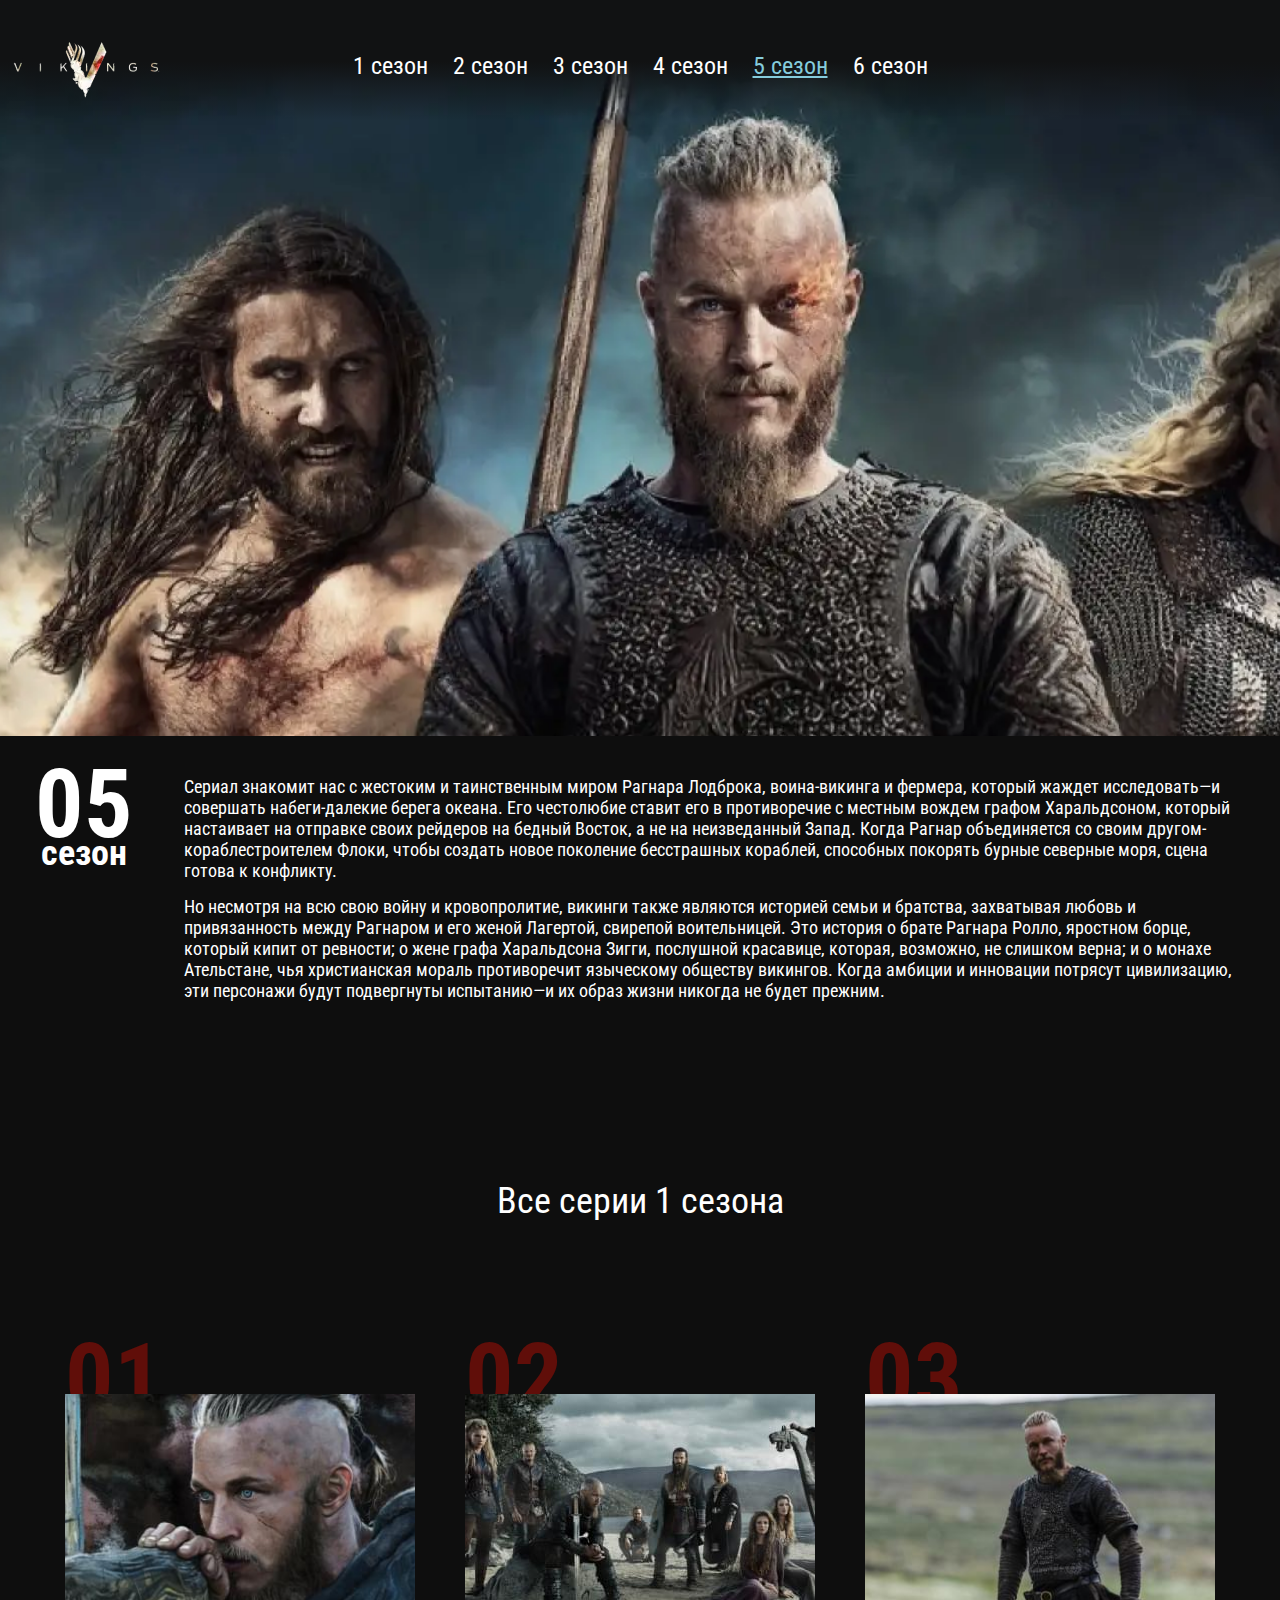
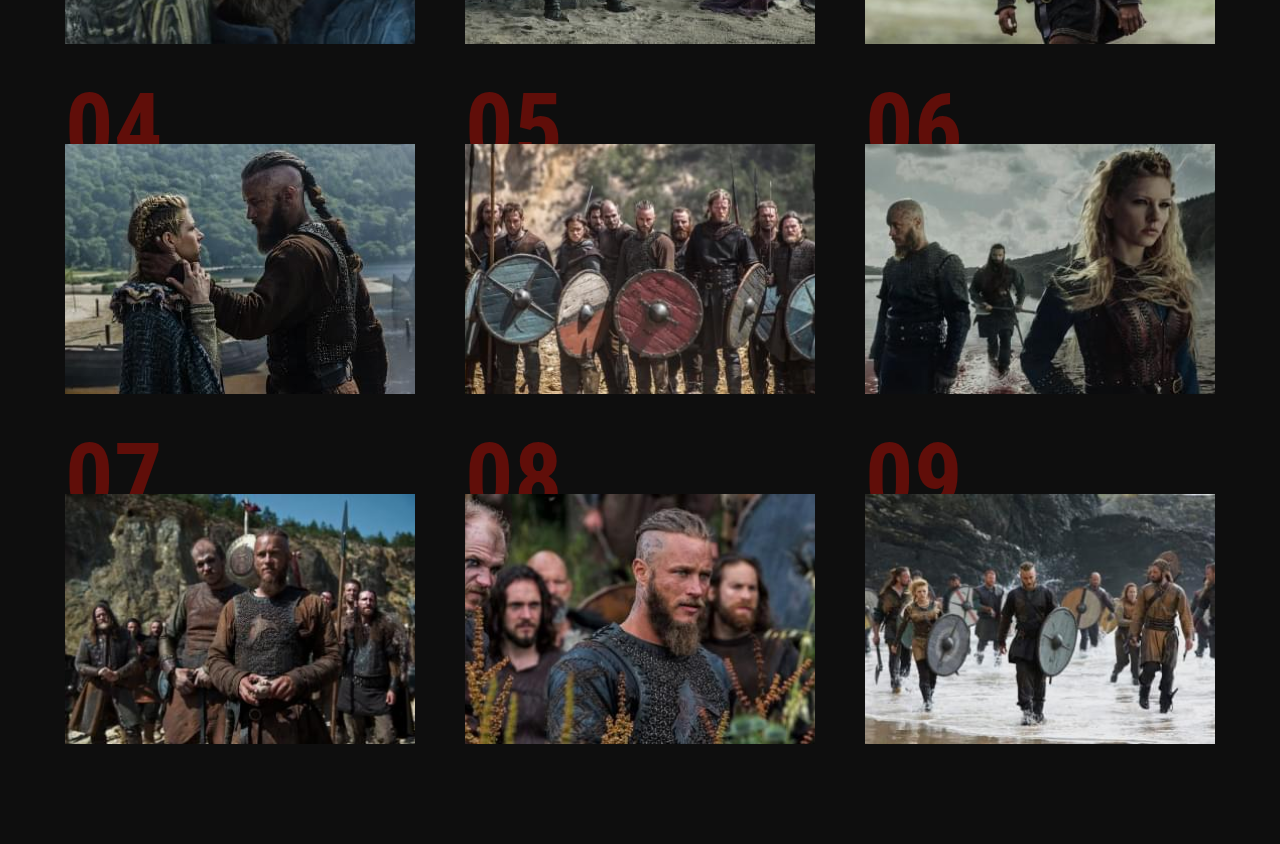
<file: season-5.html>
<!DOCTYPE html><html lang="en"><head>	<meta charset="UTF-8">	<meta name="viewport" content="width=device-width, initial-scale=1.0">	<link rel="shortcut icon" href="img/favicon.ico" type="image/x-icon">	<link href="https://fonts.googleapis.com/css2?family=Roboto+Condensed:ital,wght@0,400;0,700;1,300&display=swap" rel="stylesheet">	<link rel="stylesheet" href="css/style.min.css">	<title>Season 1</title></head><body>	<div class="wrapper">		<header class="page-header">			<nav class="menu">				<div class="menu__container">					<a href="index.html" class="page-header__logo">						<picture><source srcset="img/season-1/logo.webp" type="image/webp"><img src="img/season-1/logo.png" alt=""></picture>					</a>					<ul class="menu__list">						<li>							<a class="menu__list-link" href="season-1.html">1 cезон</a>						</li>						<li>							<a class="menu__list-link" href="season-2.html">2 cезон</a>						</li>						<li>							<a class="menu__list-link" href="season-3.html">3 cезон</a>						</li>						<li>							<a class="menu__list-link" href="season-4.html">4 cезон</a>						</li>						<li>							<a class="menu__list-link menu__list-link--active" href="season-5.html">5 cезон</a>						</li>						<li>							<a class="menu__list-link" href="season-6.html">6 cезон</a>						</li>					</ul>				</div>			</nav>			<div class="menu__burger">				<span></span>			</div>			<div class="season-info">				<div class="season-info__num">					05					<span>сезон</span>				</div>				<div class="season-info__text">					<p>						Сериал знакомит нас с жестоким и таинственным миром Рагнара Лодброка, воина-викинга и фермера, который жаждет исследовать—и совершать набеги-далекие берега океана. Его честолюбие ставит его в противоречие с местным вождем графом Харальдсоном, который настаивает на отправке своих рейдеров на бедный Восток, а не на неизведанный Запад. Когда Рагнар объединяется со своим другом-кораблестроителем Флоки, чтобы создать новое поколение бесстрашных кораблей, способных покорять бурные северные моря, сцена готова к конфликту.					</p>					<p>						Но несмотря на всю свою войну и кровопролитие, викинги также являются историей семьи и братства, захватывая любовь и привязанность между Рагнаром и его женой Лагертой, свирепой воительницей. Это история о брате Рагнара Ролло, яростном борце, который кипит от ревности; о жене графа Харальдсона Зигги, послушной красавице, которая, возможно, не слишком верна; и о монахе Ательстане, чья христианская мораль противоречит языческому обществу викингов. Когда амбиции и инновации потрясут цивилизацию, эти персонажи будут подвергнуты испытанию—и их образ жизни никогда не будет прежним.					</p>				</div>			</div>		</header>		<section class="seasons">			<div class="container">				<h3 class="seasons__title title">Все серии 1 сезона</h3>				<ol class="seasons__body">					<li class="seasons__item" style="background: url('img/season-1/series/01.jpg') center / cover no-repeat;">						<a href="https://www.youtube.com/watch?v=9GgxinPwAGc&ab_channel=RewatchAgain" data-fancybox="gallery" class="seasons__link">Cмотреть</a>					</li>					<li class="seasons__item" style="background: url('img/season-1/series/02.jpg') center / cover no-repeat;">						<a href="https://www.youtube.com/watch?v=9GgxinPwAGc&ab_channel=RewatchAgain" data-fancybox="gallery" class="seasons__link">Cмотреть</a>					</li>					<li class="seasons__item" style="background: url('img/season-1/series/03.jpg') center / cover no-repeat;">						<a href="https://www.youtube.com/watch?v=9GgxinPwAGc&ab_channel=RewatchAgain" data-fancybox="gallery" class="seasons__link">Cмотреть</a>					</li>					<li class="seasons__item" style="background: url('img/season-1/series/04.jpg') center / cover no-repeat;">						<a href="https://www.youtube.com/watch?v=9GgxinPwAGc&ab_channel=RewatchAgain" data-fancybox="gallery" class="seasons__link">Cмотреть</a>					</li>					<li class="seasons__item" style="background: url('img/season-1/series/05.jpg') center / cover no-repeat;">						<a href="https://www.youtube.com/watch?v=9GgxinPwAGc&ab_channel=RewatchAgain" data-fancybox="gallery" class="seasons__link">Cмотреть</a>					</li>					<li class="seasons__item" style="background: url('img/season-1/series/06.jpg') center / cover no-repeat;">						<a href="https://www.youtube.com/watch?v=9GgxinPwAGc&ab_channel=RewatchAgain" data-fancybox="gallery" class="seasons__link">Cмотреть</a>					</li>					<li class="seasons__item" style="background: url('img/season-1/series/07.jpg') center / cover no-repeat;">						<a href="https://www.youtube.com/watch?v=9GgxinPwAGc&ab_channel=RewatchAgain" data-fancybox="gallery" class="seasons__link">Cмотреть</a>					</li>					<li class="seasons__item" style="background: url('img/season-1/series/08.jpg') center / cover no-repeat;">						<a href="https://www.youtube.com/watch?v=9GgxinPwAGc&ab_channel=RewatchAgain" data-fancybox="gallery" class="seasons__link">Cмотреть</a>					</li>					<li class="seasons__item" style="background: url('img/season-1/series/09.jpg') center / cover no-repeat;">						<a href="https://www.youtube.com/watch?v=9GgxinPwAGc&ab_channel=RewatchAgain" data-fancybox="gallery" class="seasons__link">Cмотреть</a>					</li>				</ol>			</div>		</section>	</div>	<script src="js/script.js"></script></body></html>
</file>
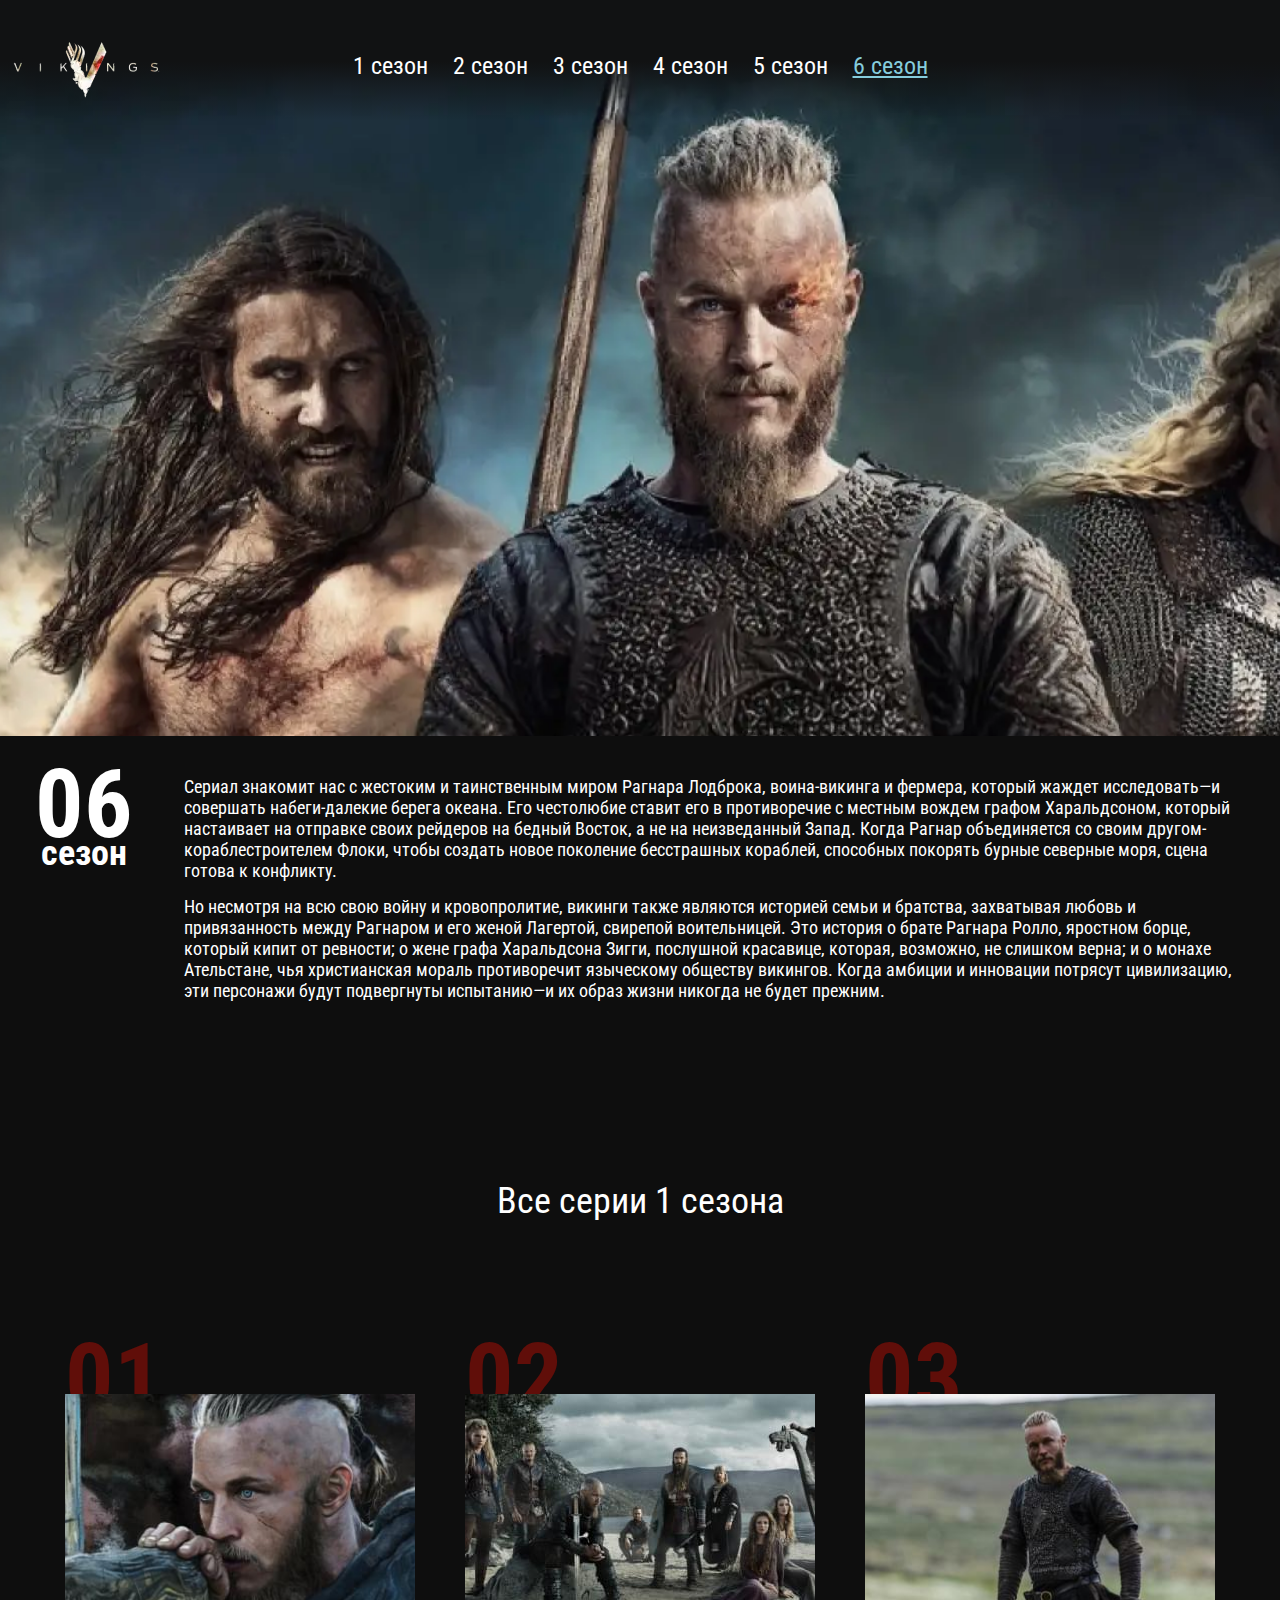
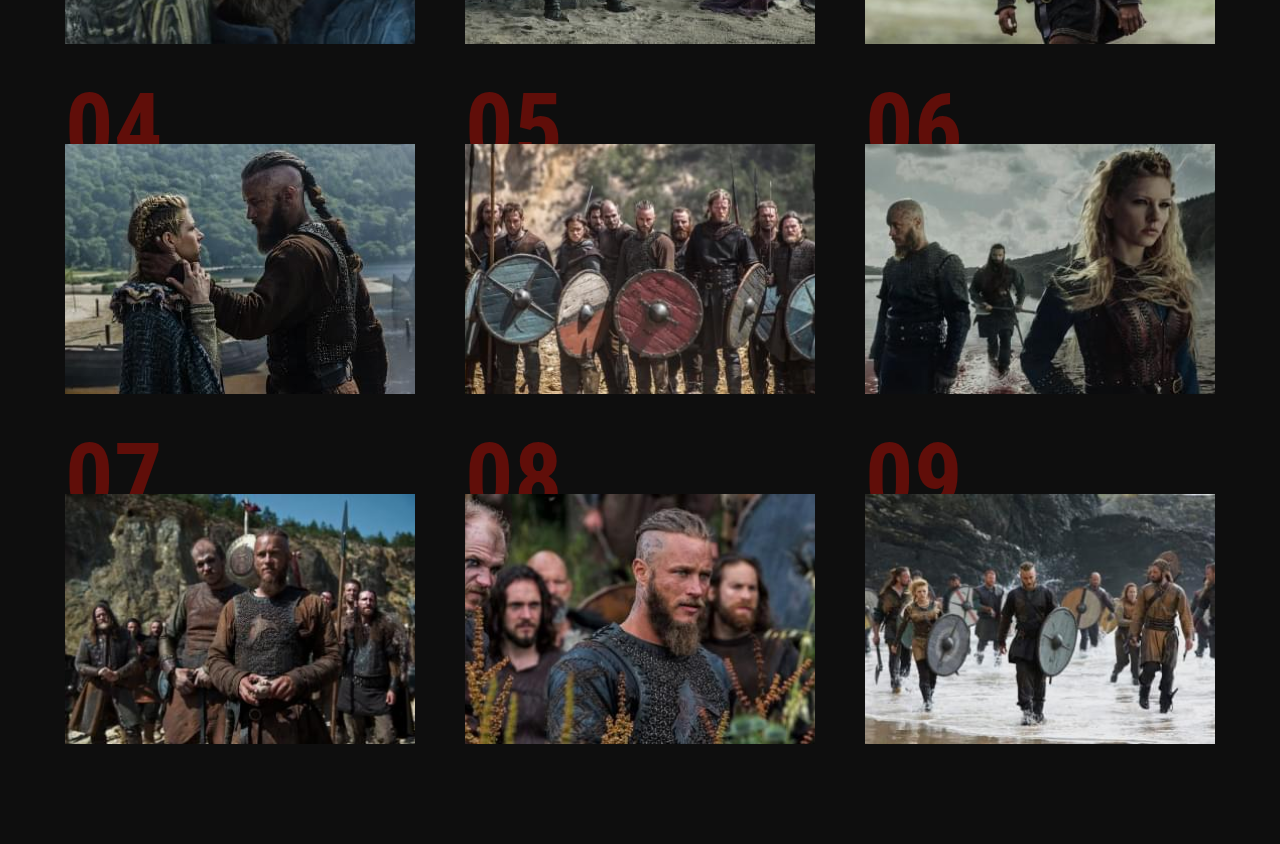
<file: season-6.html>
<!DOCTYPE html><html lang="en"><head>	<meta charset="UTF-8">	<meta name="viewport" content="width=device-width, initial-scale=1.0">	<link rel="shortcut icon" href="img/favicon.ico" type="image/x-icon">	<link href="https://fonts.googleapis.com/css2?family=Roboto+Condensed:ital,wght@0,400;0,700;1,300&display=swap" rel="stylesheet">	<link rel="stylesheet" href="css/style.min.css">	<title>Season 1</title></head><body>	<div class="wrapper">		<header class="page-header">			<nav class="menu">				<div class="menu__container">					<a href="index.html" class="page-header__logo">						<picture><source srcset="img/season-1/logo.webp" type="image/webp"><img src="img/season-1/logo.png" alt=""></picture>					</a>					<ul class="menu__list">						<li>							<a class="menu__list-link" href="season-1.html">1 cезон</a>						</li>						<li>							<a class="menu__list-link" href="season-2.html">2 cезон</a>						</li>						<li>							<a class="menu__list-link" href="season-3.html">3 cезон</a>						</li>						<li>							<a class="menu__list-link" href="season-4.html">4 cезон</a>						</li>						<li>							<a class="menu__list-link" href="season-5.html">5 cезон</a>						</li>						<li>							<a class="menu__list-link menu__list-link--active" href="season-6.html">6 cезон</a>						</li>					</ul>				</div>			</nav>			<div class="menu__burger">				<span></span>			</div>			<div class="season-info">				<div class="season-info__num">					06					<span>сезон</span>				</div>				<div class="season-info__text">					<p>						Сериал знакомит нас с жестоким и таинственным миром Рагнара Лодброка, воина-викинга и фермера, который жаждет исследовать—и совершать набеги-далекие берега океана. Его честолюбие ставит его в противоречие с местным вождем графом Харальдсоном, который настаивает на отправке своих рейдеров на бедный Восток, а не на неизведанный Запад. Когда Рагнар объединяется со своим другом-кораблестроителем Флоки, чтобы создать новое поколение бесстрашных кораблей, способных покорять бурные северные моря, сцена готова к конфликту.					</p>					<p>						Но несмотря на всю свою войну и кровопролитие, викинги также являются историей семьи и братства, захватывая любовь и привязанность между Рагнаром и его женой Лагертой, свирепой воительницей. Это история о брате Рагнара Ролло, яростном борце, который кипит от ревности; о жене графа Харальдсона Зигги, послушной красавице, которая, возможно, не слишком верна; и о монахе Ательстане, чья христианская мораль противоречит языческому обществу викингов. Когда амбиции и инновации потрясут цивилизацию, эти персонажи будут подвергнуты испытанию—и их образ жизни никогда не будет прежним.					</p>				</div>			</div>		</header>		<section class="seasons">			<div class="container">				<h3 class="seasons__title title">Все серии 1 сезона</h3>				<ol class="seasons__body">					<li class="seasons__item" style="background: url('img/season-1/series/01.jpg') center / cover no-repeat;">						<a href="https://www.youtube.com/watch?v=9GgxinPwAGc&ab_channel=RewatchAgain" data-fancybox="gallery" class="seasons__link">Cмотреть</a>					</li>					<li class="seasons__item" style="background: url('img/season-1/series/02.jpg') center / cover no-repeat;">						<a href="https://www.youtube.com/watch?v=9GgxinPwAGc&ab_channel=RewatchAgain" data-fancybox="gallery" class="seasons__link">Cмотреть</a>					</li>					<li class="seasons__item" style="background: url('img/season-1/series/03.jpg') center / cover no-repeat;">						<a href="https://www.youtube.com/watch?v=9GgxinPwAGc&ab_channel=RewatchAgain" data-fancybox="gallery" class="seasons__link">Cмотреть</a>					</li>					<li class="seasons__item" style="background: url('img/season-1/series/04.jpg') center / cover no-repeat;">						<a href="https://www.youtube.com/watch?v=9GgxinPwAGc&ab_channel=RewatchAgain" data-fancybox="gallery" class="seasons__link">Cмотреть</a>					</li>					<li class="seasons__item" style="background: url('img/season-1/series/05.jpg') center / cover no-repeat;">						<a href="https://www.youtube.com/watch?v=9GgxinPwAGc&ab_channel=RewatchAgain" data-fancybox="gallery" class="seasons__link">Cмотреть</a>					</li>					<li class="seasons__item" style="background: url('img/season-1/series/06.jpg') center / cover no-repeat;">						<a href="https://www.youtube.com/watch?v=9GgxinPwAGc&ab_channel=RewatchAgain" data-fancybox="gallery" class="seasons__link">Cмотреть</a>					</li>					<li class="seasons__item" style="background: url('img/season-1/series/07.jpg') center / cover no-repeat;">						<a href="https://www.youtube.com/watch?v=9GgxinPwAGc&ab_channel=RewatchAgain" data-fancybox="gallery" class="seasons__link">Cмотреть</a>					</li>					<li class="seasons__item" style="background: url('img/season-1/series/08.jpg') center / cover no-repeat;">						<a href="https://www.youtube.com/watch?v=9GgxinPwAGc&ab_channel=RewatchAgain" data-fancybox="gallery" class="seasons__link">Cмотреть</a>					</li>					<li class="seasons__item" style="background: url('img/season-1/series/09.jpg') center / cover no-repeat;">						<a href="https://www.youtube.com/watch?v=9GgxinPwAGc&ab_channel=RewatchAgain" data-fancybox="gallery" class="seasons__link">Cмотреть</a>					</li>				</ol>			</div>		</section>	</div>	<script src="js/script.js"></script></body></html>
</file>
<file: css/style.min.css>
@charset "UTF-8";*{padding:0;margin:0;border:0}*,:after,:before{-webkit-box-sizing:border-box;box-sizing:border-box}:active,:focus{outline:0}a:active,a:focus{outline:0}aside,footer,header,nav{display:block}body,html{height:100%;width:100%;font-size:100%;line-height:1;font-size:14px;-ms-text-size-adjust:100%;-moz-text-size-adjust:100%;-webkit-text-size-adjust:100%}button,input,textarea{font-family:inherit}input::-ms-clear{display:none}button{cursor:pointer}button::-moz-focus-inner{padding:0;border:0}a,a:visited{text-decoration:none}a:hover{text-decoration:none}ul li{list-style:none}img{vertical-align:top}h1,h2,h3,h4,h5,h6{font-size:inherit;font-weight:inherit}body.compensate-for-scrollbar{overflow:hidden}.fancybox-active{height:auto}.fancybox-is-hidden{left:-9999px;margin:0;position:absolute!important;top:-9999px;visibility:hidden}.fancybox-container{-webkit-backface-visibility:hidden;height:100%;left:0;outline:0;position:fixed;-webkit-tap-highlight-color:transparent;top:0;-ms-touch-action:manipulation;touch-action:manipulation;-webkit-transform:translateZ(0);transform:translateZ(0);width:100%;z-index:99992}.fancybox-container *{-webkit-box-sizing:border-box;box-sizing:border-box}.fancybox-bg,.fancybox-inner,.fancybox-outer,.fancybox-stage{bottom:0;left:0;position:absolute;right:0;top:0}.fancybox-outer{-webkit-overflow-scrolling:touch;overflow-y:auto}.fancybox-bg{background:#1e1e1e;opacity:0;-webkit-transition-duration:inherit;-o-transition-duration:inherit;transition-duration:inherit;-webkit-transition-property:opacity;-o-transition-property:opacity;transition-property:opacity;-webkit-transition-timing-function:cubic-bezier(.47,0,.74,.71);-o-transition-timing-function:cubic-bezier(.47,0,.74,.71);transition-timing-function:cubic-bezier(.47,0,.74,.71)}.fancybox-is-open .fancybox-bg{opacity:.9;-webkit-transition-timing-function:cubic-bezier(.22,.61,.36,1);-o-transition-timing-function:cubic-bezier(.22,.61,.36,1);transition-timing-function:cubic-bezier(.22,.61,.36,1)}.fancybox-caption,.fancybox-infobar,.fancybox-navigation .fancybox-button,.fancybox-toolbar{direction:ltr;opacity:0;position:absolute;-webkit-transition:opacity .25s ease,visibility 0s ease .25s;-o-transition:opacity .25s ease,visibility 0s ease .25s;transition:opacity .25s ease,visibility 0s ease .25s;visibility:hidden;z-index:99997}.fancybox-show-caption .fancybox-caption,.fancybox-show-infobar .fancybox-infobar,.fancybox-show-nav .fancybox-navigation .fancybox-button,.fancybox-show-toolbar .fancybox-toolbar{opacity:1;-webkit-transition:opacity .25s ease 0s,visibility 0s ease 0s;-o-transition:opacity .25s ease 0s,visibility 0s ease 0s;transition:opacity .25s ease 0s,visibility 0s ease 0s;visibility:visible}.fancybox-infobar{color:#ccc;font-size:13px;-webkit-font-smoothing:subpixel-antialiased;height:44px;left:0;line-height:44px;min-width:44px;mix-blend-mode:difference;padding:0 10px;pointer-events:none;top:0;-webkit-touch-callout:none;-webkit-user-select:none;-moz-user-select:none;-ms-user-select:none;user-select:none}.fancybox-toolbar{right:0;top:0}.fancybox-stage{direction:ltr;overflow:visible;-webkit-transform:translateZ(0);transform:translateZ(0);z-index:99994}.fancybox-is-open .fancybox-stage{overflow:hidden}.fancybox-slide{-webkit-backface-visibility:hidden;display:none;height:100%;left:0;outline:0;overflow:auto;-webkit-overflow-scrolling:touch;padding:44px;position:absolute;text-align:center;top:0;-webkit-transition-property:opacity,-webkit-transform;transition-property:opacity,-webkit-transform;-o-transition-property:transform,opacity;transition-property:transform,opacity;transition-property:transform,opacity,-webkit-transform;white-space:normal;width:100%;z-index:99994}.fancybox-slide::before{content:'';display:inline-block;font-size:0;height:100%;vertical-align:middle;width:0}.fancybox-is-sliding .fancybox-slide,.fancybox-slide--current,.fancybox-slide--next,.fancybox-slide--previous{display:block}.fancybox-slide--image{overflow:hidden;padding:44px 0}.fancybox-slide--image::before{display:none}.fancybox-slide--html{padding:6px}.fancybox-content{background:#fff;display:inline-block;margin:0;max-width:100%;overflow:auto;-webkit-overflow-scrolling:touch;padding:44px;position:relative;text-align:left;vertical-align:middle}.fancybox-slide--image .fancybox-content{-webkit-animation-timing-function:cubic-bezier(.5,0,.14,1);animation-timing-function:cubic-bezier(.5,0,.14,1);-webkit-backface-visibility:hidden;background:0 0;background-repeat:no-repeat;background-size:100% 100%;left:0;max-width:none;overflow:visible;padding:0;position:absolute;top:0;-ms-transform-origin:top left;-webkit-transform-origin:top left;transform-origin:top left;-webkit-transition-property:opacity,-webkit-transform;transition-property:opacity,-webkit-transform;-o-transition-property:transform,opacity;transition-property:transform,opacity;transition-property:transform,opacity,-webkit-transform;-webkit-user-select:none;-moz-user-select:none;-ms-user-select:none;user-select:none;z-index:99995}.fancybox-can-zoomOut .fancybox-content{cursor:-webkit-zoom-out;cursor:zoom-out}.fancybox-can-zoomIn .fancybox-content{cursor:-webkit-zoom-in;cursor:zoom-in}.fancybox-can-pan .fancybox-content,.fancybox-can-swipe .fancybox-content{cursor:-webkit-grab;cursor:grab}.fancybox-is-grabbing .fancybox-content{cursor:-webkit-grabbing;cursor:grabbing}.fancybox-container [data-selectable=true]{cursor:text}.fancybox-image,.fancybox-spaceball{background:0 0;border:0;height:100%;left:0;margin:0;max-height:none;max-width:none;padding:0;position:absolute;top:0;-webkit-user-select:none;-moz-user-select:none;-ms-user-select:none;user-select:none;width:100%}.fancybox-spaceball{z-index:1}.fancybox-slide--iframe .fancybox-content,.fancybox-slide--map .fancybox-content,.fancybox-slide--pdf .fancybox-content,.fancybox-slide--video .fancybox-content{height:100%;overflow:visible;padding:0;width:100%}.fancybox-slide--video .fancybox-content{background:#000}.fancybox-slide--map .fancybox-content{background:#e5e3df}.fancybox-slide--iframe .fancybox-content{background:#fff}.fancybox-iframe,.fancybox-video{background:0 0;border:0;display:block;height:100%;margin:0;overflow:hidden;padding:0;width:100%}.fancybox-iframe{left:0;position:absolute;top:0}.fancybox-error{background:#fff;cursor:default;max-width:400px;padding:40px;width:100%}.fancybox-error p{color:#444;font-size:16px;line-height:20px;margin:0;padding:0}.fancybox-button{background:rgba(30,30,30,.6);border:0;border-radius:0;-webkit-box-shadow:none;box-shadow:none;cursor:pointer;display:inline-block;height:44px;margin:0;padding:10px;position:relative;-webkit-transition:color .2s;-o-transition:color .2s;transition:color .2s;vertical-align:top;visibility:inherit;width:44px}.fancybox-button,.fancybox-button:link,.fancybox-button:visited{color:#ccc}.fancybox-button:hover{color:#fff}.fancybox-button:focus{outline:0}.fancybox-button.fancybox-focus{outline:1px dotted}.fancybox-button[disabled],.fancybox-button[disabled]:hover{color:#888;cursor:default;outline:0}.fancybox-button div{height:100%}.fancybox-button svg{display:block;height:100%;overflow:visible;position:relative;width:100%}.fancybox-button svg path{fill:currentColor;stroke-width:0}.fancybox-button--fsenter svg:nth-child(2),.fancybox-button--play svg:nth-child(2){display:none}.fancybox-button--fsexit svg:nth-child(1),.fancybox-button--pause svg:nth-child(1){display:none}.fancybox-progress{background:#ff5268;height:2px;left:0;position:absolute;right:0;top:0;-ms-transform:scaleX(0);-webkit-transform:scaleX(0);transform:scaleX(0);-ms-transform-origin:0;-webkit-transform-origin:0;transform-origin:0;-webkit-transition-property:-webkit-transform;transition-property:-webkit-transform;-o-transition-property:transform;transition-property:transform;transition-property:transform,-webkit-transform;-webkit-transition-timing-function:linear;-o-transition-timing-function:linear;transition-timing-function:linear;z-index:99998}.fancybox-close-small{background:0 0;border:0;border-radius:0;color:#ccc;cursor:pointer;opacity:.8;padding:8px;position:absolute;right:-12px;top:-44px;z-index:401}.fancybox-close-small:hover{color:#fff;opacity:1}.fancybox-slide--html .fancybox-close-small{color:currentColor;padding:10px;right:0;top:0}.fancybox-slide--image.fancybox-is-scaling .fancybox-content{overflow:hidden}.fancybox-is-scaling .fancybox-close-small,.fancybox-is-zoomable.fancybox-can-pan .fancybox-close-small{display:none}.fancybox-navigation .fancybox-button{background-clip:content-box;height:100px;opacity:0;position:absolute;top:calc(50% - 50px);width:70px}.fancybox-navigation .fancybox-button div{padding:7px}.fancybox-navigation .fancybox-button--arrow_left{left:0;left:env(safe-area-inset-left);padding:31px 26px 31px 6px}.fancybox-navigation .fancybox-button--arrow_right{padding:31px 6px 31px 26px;right:0;right:env(safe-area-inset-right)}.fancybox-caption{background:-webkit-gradient(linear,left bottom,left top,from(rgba(0,0,0,.85)),color-stop(50%,rgba(0,0,0,.3)),color-stop(65%,rgba(0,0,0,.15)),color-stop(75.5%,rgba(0,0,0,.075)),color-stop(82.85%,rgba(0,0,0,.037)),color-stop(88%,rgba(0,0,0,.019)),to(rgba(0,0,0,0)));background:-o-linear-gradient(bottom,rgba(0,0,0,.85) 0,rgba(0,0,0,.3) 50%,rgba(0,0,0,.15) 65%,rgba(0,0,0,.075) 75.5%,rgba(0,0,0,.037) 82.85%,rgba(0,0,0,.019) 88%,rgba(0,0,0,0) 100%);background:linear-gradient(to top,rgba(0,0,0,.85) 0,rgba(0,0,0,.3) 50%,rgba(0,0,0,.15) 65%,rgba(0,0,0,.075) 75.5%,rgba(0,0,0,.037) 82.85%,rgba(0,0,0,.019) 88%,rgba(0,0,0,0) 100%);bottom:0;color:#eee;font-size:14px;font-weight:400;left:0;line-height:1.5;padding:75px 44px 25px 44px;pointer-events:none;right:0;text-align:center;z-index:99996}@supports (padding:max(0px)){.fancybox-caption{padding:75px max(44px,env(safe-area-inset-right)) max(25px,env(safe-area-inset-bottom)) max(44px,env(safe-area-inset-left))}}.fancybox-caption--separate{margin-top:-50px}.fancybox-caption__body{max-height:50vh;overflow:auto;pointer-events:all}.fancybox-caption a,.fancybox-caption a:link,.fancybox-caption a:visited{color:#ccc;text-decoration:none}.fancybox-caption a:hover{color:#fff;text-decoration:underline}.fancybox-loading{-webkit-animation:fancybox-rotate 1s linear infinite;animation:fancybox-rotate 1s linear infinite;background:0 0;border:4px solid #888;border-bottom-color:#fff;border-radius:50%;height:50px;left:50%;margin:-25px 0 0 -25px;opacity:.7;padding:0;position:absolute;top:50%;width:50px;z-index:99999}@-webkit-keyframes fancybox-rotate{100%{-webkit-transform:rotate(360deg);transform:rotate(360deg)}}@keyframes fancybox-rotate{100%{-webkit-transform:rotate(360deg);transform:rotate(360deg)}}.fancybox-animated{-webkit-transition-timing-function:cubic-bezier(0,0,.25,1);-o-transition-timing-function:cubic-bezier(0,0,.25,1);transition-timing-function:cubic-bezier(0,0,.25,1)}.fancybox-fx-slide.fancybox-slide--previous{opacity:0;-webkit-transform:translate3d(-100%,0,0);transform:translate3d(-100%,0,0)}.fancybox-fx-slide.fancybox-slide--next{opacity:0;-webkit-transform:translate3d(100%,0,0);transform:translate3d(100%,0,0)}.fancybox-fx-slide.fancybox-slide--current{opacity:1;-webkit-transform:translate3d(0,0,0);transform:translate3d(0,0,0)}.fancybox-fx-fade.fancybox-slide--next,.fancybox-fx-fade.fancybox-slide--previous{opacity:0;-webkit-transition-timing-function:cubic-bezier(.19,1,.22,1);-o-transition-timing-function:cubic-bezier(.19,1,.22,1);transition-timing-function:cubic-bezier(.19,1,.22,1)}.fancybox-fx-fade.fancybox-slide--current{opacity:1}.fancybox-fx-zoom-in-out.fancybox-slide--previous{opacity:0;-webkit-transform:scale3d(1.5,1.5,1.5);transform:scale3d(1.5,1.5,1.5)}.fancybox-fx-zoom-in-out.fancybox-slide--next{opacity:0;-webkit-transform:scale3d(.5,.5,.5);transform:scale3d(.5,.5,.5)}.fancybox-fx-zoom-in-out.fancybox-slide--current{opacity:1;-webkit-transform:scale3d(1,1,1);transform:scale3d(1,1,1)}.fancybox-fx-rotate.fancybox-slide--previous{opacity:0;-ms-transform:rotate(-360deg);-webkit-transform:rotate(-360deg);transform:rotate(-360deg)}.fancybox-fx-rotate.fancybox-slide--next{opacity:0;-ms-transform:rotate(360deg);-webkit-transform:rotate(360deg);transform:rotate(360deg)}.fancybox-fx-rotate.fancybox-slide--current{opacity:1;-ms-transform:rotate(0);-webkit-transform:rotate(0);transform:rotate(0)}.fancybox-fx-circular.fancybox-slide--previous{opacity:0;-webkit-transform:scale3d(0,0,0) translate3d(-100%,0,0);transform:scale3d(0,0,0) translate3d(-100%,0,0)}.fancybox-fx-circular.fancybox-slide--next{opacity:0;-webkit-transform:scale3d(0,0,0) translate3d(100%,0,0);transform:scale3d(0,0,0) translate3d(100%,0,0)}.fancybox-fx-circular.fancybox-slide--current{opacity:1;-webkit-transform:scale3d(1,1,1) translate3d(0,0,0);transform:scale3d(1,1,1) translate3d(0,0,0)}.fancybox-fx-tube.fancybox-slide--previous{-webkit-transform:translate3d(-100%,0,0) scale(.1) skew(-10deg);transform:translate3d(-100%,0,0) scale(.1) skew(-10deg)}.fancybox-fx-tube.fancybox-slide--next{-webkit-transform:translate3d(100%,0,0) scale(.1) skew(10deg);transform:translate3d(100%,0,0) scale(.1) skew(10deg)}.fancybox-fx-tube.fancybox-slide--current{-webkit-transform:translate3d(0,0,0) scale(1);transform:translate3d(0,0,0) scale(1)}.fancybox-share{background:#f4f4f4;border-radius:3px;max-width:90%;padding:30px;text-align:center}.fancybox-share h1{color:#222;font-size:35px;font-weight:700;margin:0 0 20px 0}.fancybox-share p{margin:0;padding:0}.fancybox-share__button{border:0;border-radius:3px;display:inline-block;font-size:14px;font-weight:700;line-height:40px;margin:0 5px 10px 5px;min-width:130px;padding:0 15px;text-decoration:none;-webkit-transition:all .2s;-o-transition:all .2s;transition:all .2s;-webkit-user-select:none;-moz-user-select:none;-ms-user-select:none;user-select:none;white-space:nowrap}.fancybox-share__button:link,.fancybox-share__button:visited{color:#fff}.fancybox-share__button:hover{text-decoration:none}.fancybox-share__button--fb{background:#3b5998}.fancybox-share__button--fb:hover{background:#344e86}.fancybox-share__button--pt{background:#bd081d}.fancybox-share__button--pt:hover{background:#aa0719}.fancybox-share__button--tw{background:#1da1f2}.fancybox-share__button--tw:hover{background:#0d95e8}.fancybox-share__button svg{height:25px;margin-right:7px;position:relative;top:-1px;vertical-align:middle;width:25px}.fancybox-share__button svg path{fill:#fff}.fancybox-share__input{background:0 0;border:0;border-bottom:1px solid #d7d7d7;border-radius:0;color:#5d5b5b;font-size:14px;margin:10px 0 0 0;outline:0;padding:10px 15px;width:100%}.fancybox-thumbs{background:#ddd;bottom:0;display:none;margin:0;-webkit-overflow-scrolling:touch;-ms-overflow-style:-ms-autohiding-scrollbar;padding:2px 2px 4px 2px;position:absolute;right:0;-webkit-tap-highlight-color:transparent;top:0;width:212px;z-index:99995}.fancybox-thumbs-x{overflow-x:auto;overflow-y:hidden}.fancybox-show-thumbs .fancybox-thumbs{display:block}.fancybox-show-thumbs .fancybox-inner{right:212px}.fancybox-thumbs__list{font-size:0;height:100%;list-style:none;margin:0;overflow-x:hidden;overflow-y:auto;padding:0;position:absolute;position:relative;white-space:nowrap;width:100%}.fancybox-thumbs-x .fancybox-thumbs__list{overflow:hidden}.fancybox-thumbs-y .fancybox-thumbs__list::-webkit-scrollbar{width:7px}.fancybox-thumbs-y .fancybox-thumbs__list::-webkit-scrollbar-track{background:#fff;border-radius:10px;-webkit-box-shadow:inset 0 0 6px rgba(0,0,0,.3);box-shadow:inset 0 0 6px rgba(0,0,0,.3)}.fancybox-thumbs-y .fancybox-thumbs__list::-webkit-scrollbar-thumb{background:#2a2a2a;border-radius:10px}.fancybox-thumbs__list a{-webkit-backface-visibility:hidden;backface-visibility:hidden;background-color:rgba(0,0,0,.1);background-position:center center;background-repeat:no-repeat;background-size:cover;cursor:pointer;float:left;height:75px;margin:2px;max-height:calc(100% - 8px);max-width:calc(50% - 4px);outline:0;overflow:hidden;padding:0;position:relative;-webkit-tap-highlight-color:transparent;width:100px}.fancybox-thumbs__list a::before{border:6px solid #ff5268;bottom:0;content:'';left:0;opacity:0;position:absolute;right:0;top:0;-webkit-transition:all .2s cubic-bezier(.25,.46,.45,.94);-o-transition:all .2s cubic-bezier(.25,.46,.45,.94);transition:all .2s cubic-bezier(.25,.46,.45,.94);z-index:99991}.fancybox-thumbs__list a:focus::before{opacity:.5}.fancybox-thumbs__list a.fancybox-thumbs-active::before{opacity:1}body{background-color:#0e0e0e;color:#fff;font-family:'Roboto Condensed';font-size:18px;line-height:21px}a{color:inherit}.wrapper{min-height:100%;width:100%;overflow:hidden}.container{max-width:1230px;margin:0 auto;padding:0 15px}.title{font-size:36px;line-height:42px;text-align:center;margin-bottom:100px}.slick-list{overflow:hidden}.slick-track{display:-webkit-box;display:-ms-flexbox;display:flex}.header{height:100vh;background:url(../img/header-bg.jpg) center 50px/cover no-repeat;text-align:center;position:relative}.header::after{content:'';position:absolute;height:70px;width:100%;bottom:0;left:0;background:-webkit-gradient(linear,left top,left bottom,from(#0e0e0e),color-stop(16.53%,rgba(17,17,17,.850295)),to(rgba(32,31,33,0)));background:-o-linear-gradient(top,#0e0e0e 0,rgba(17,17,17,.850295) 16.53%,rgba(32,31,33,0) 100%);background:linear-gradient(180deg,#0e0e0e 0,rgba(17,17,17,.850295) 16.53%,rgba(32,31,33,0) 100%);-webkit-transform:rotate(180deg);-ms-transform:rotate(180deg);transform:rotate(180deg)}.menu{padding:50px 0 58px;background-image:-webkit-gradient(linear,left top,left bottom,from(#111213),color-stop(44%,#111213),color-stop(86%,rgba(32,31,33,0)));background-image:-o-linear-gradient(top,#111213 0,#111213 44%,rgba(32,31,33,0) 86%);background-image:linear-gradient(180deg,#111213 0,#111213 44%,rgba(32,31,33,0) 86%)}.menu__burger{display:none}.menu__list{display:-webkit-box;display:-ms-flexbox;display:flex;-webkit-box-pack:center;-ms-flex-pack:center;justify-content:center;font-size:36px}.menu__list li{padding:0 12.5px}.menu__list-link--active,.menu__list-link:hover{color:#85ccdc;text-decoration:underline}.menu__container{max-width:1385px;margin:0 auto;position:relative}.logo{padding-top:17vh}.logo img{max-width:100%}.about{padding:100px 0}.about__body{display:-webkit-box;display:-ms-flexbox;display:flex;-webkit-box-pack:justify;-ms-flex-pack:justify;justify-content:space-between}.about__info{max-width:375px}.about__info-item{margin-bottom:25px}.about__info-item span{display:block}.about__text{padding-left:50px;max-width:775px}.about__text p{padding-bottom:20px}.trailer{background:url(../img/main-bg.jpg) center/cover no-repeat;height:100vh;text-align:right}.trailer__title{font-style:italic;font-weight:300;font-size:72px;line-height:84px;color:#85ccdc;padding-top:45vh;margin-bottom:44px}.trailer__title span{display:block;padding-right:285px}.trailer__link{padding-left:112px;position:relative;margin-right:240px}.trailer__link::before{content:'';position:absolute;height:100px;width:100px;left:0;top:-40px;background:url(../img/icons/01.svg) 0 0 no-repeat}.seasons{padding-top:100px}.seasons__body{display:-webkit-box;display:-ms-flexbox;display:flex;-ms-flex-wrap:wrap;flex-wrap:wrap;counter-reset:number;padding-top:72px}.seasons__item{height:250px;width:350px;list-style:none;position:relative;margin:0 25px 100px;display:-webkit-box;display:-ms-flexbox;display:flex;-webkit-box-align:center;-ms-flex-align:center;align-items:center;-webkit-box-pack:center;-ms-flex-pack:center;justify-content:center}.seasons__item:last-child{margin-bottom:0}.seasons__item:nth-child(n+10)::before{content:counter(number)}.seasons__item:hover .seasons__link{opacity:1}.seasons__item:hover::after{background:rgba(14,14,14,.8)}.seasons__item::before{content:"0" counter(number);counter-increment:number;position:absolute;font-weight:700;font-size:96px;line-height:112px;color:#600e09;top:-72px;left:0;z-index:-1}.seasons__item::after{content:'';position:absolute;height:100%;width:100%;top:0;left:0}.seasons__link{font-size:36px;line-height:42px;padding:12px 78px 11px;background-color:#0e0e0e;opacity:0;-webkit-transition:all .4s ease 0s;-o-transition:all .4s ease 0s;transition:all .4s ease 0s;z-index:5}.heroes{padding-bottom:100px}.heroes__body{display:-webkit-box;display:-ms-flexbox;display:flex;-webkit-box-pack:justify;-ms-flex-pack:justify;justify-content:space-between;min-width:0}.heroes__body .slick-arrow{font-size:0}.heroes__slider-img{max-width:775px;position:relative}.heroes__slider-img img{width:100%}.heroes__slider-img .slick-arrow{position:absolute;top:50%;width:37px;height:25px;z-index:5}.heroes__slider-img .slick-dots{display:-webkit-box;display:-ms-flexbox;display:flex;-webkit-box-pack:center;-ms-flex-pack:center;justify-content:center;margin-top:15px}.heroes__slider-img .slick-dots .slick-active button{background-color:#fff}.heroes__slider-img .slick-dots button{font-size:0;height:20px;width:20px;background-color:transparent;border:2px solid #fff;border-radius:50%;margin:0 15px}.heroes__slider-img .slick-prev{left:35px;background:url(../img/icons/arrow-left.png) 0 0 no-repeat}.heroes__slider-img .slick-next{right:35px;background:url(../img/icons/arrow-right.png) 0 0 no-repeat}.heroes__slider-text{max-width:350px}.heroes__text p{margin-bottom:20px}.heroes__text p:last-child{margin-bottom:0}.heroes__name{font-style:italic;font-weight:300;font-size:72px;line-height:84px;color:#85ccdc;margin-bottom:44px}.footer__copy{text-align:center;padding:14px 0 15px}.page-header{background:url(../img/season-1/header-bg.jpg) center/cover no-repeat;height:90vh;position:relative}.page-header__logo{position:absolute;left:10px;top:-8px}.season-info{position:absolute;max-width:1385px;display:-webkit-box;display:-ms-flexbox;display:flex;padding:40px 47px 64px 35px;background-color:#0e0e0e;margin:0 auto;left:0;right:0;bottom:0}.season-info__num{font-weight:700;font-size:96px;line-height:56px;text-align:center;margin-right:51px}.season-info__num span{display:block;font-size:36px;line-height:42px}.season-info__text p{margin-bottom:15px}@media (max-width:1366px){.menu__list-link{font-size:24px;line-height:32px}.page-header{height:120vh}}@media (max-width:1250px){.seasons__body{-webkit-box-pack:center;-ms-flex-pack:center;justify-content:center}.heroes__body{-webkit-box-orient:vertical;-webkit-box-direction:normal;-ms-flex-direction:column;flex-direction:column;-webkit-box-align:center;-ms-flex-align:center;align-items:center}.heroes__slider-img{max-width:100%}.heroes__slider-text{max-width:100%;text-align:center}}@media (max-width:992px){.page-header__logo{display:none}}@media (max-width:768px){body{font-size:16px;line-height:19px}.title{margin-bottom:50px;font-size:28px;line-height:36px}.about{padding:50px 0}.about__body{display:block;text-align:center}.about__info{max-width:none}.about__text{padding-left:0;margin-top:40px}.trailer__title{font-size:48px;line-height:56px}.trailer__title span{padding-right:200px}.trailer__link{margin-right:0;padding-left:62px}.trailer__link::before{height:50px;width:50px;background-size:cover;top:-16px}.seasons{padding:50px}.heroes{padding-bottom:50px}.heroes__name{font-size:46px;line-height:56px;margin-bottom:25px}.season-info{display:block;padding:30px 10px 0 10px}.season-info__num{-moz-text-align-last:left;text-align-last:left;margin-right:0;font-size:50px;line-height:26px;margin-bottom:15px}.season-info__num span{font-size:25px;line-height:32px}}@media (max-width:640px){.menu{padding:0;background-image:-webkit-gradient(linear,left top,left bottom,from(#111213),color-stop(10%,#111213),color-stop(86%,rgba(32,31,33,0)));background-image:-o-linear-gradient(top,#111213 0,#111213 10%,rgba(32,31,33,0) 86%);background-image:linear-gradient(180deg,#111213 0,#111213 10%,rgba(32,31,33,0) 86%);text-align:center}.menu__burger{display:block;height:30px;width:40px;position:absolute;top:60px;right:15px;z-index:10;cursor:pointer}.menu__burger.active span{-webkit-transform:scale(0);-ms-transform:scale(0);transform:scale(0)}.menu__burger.active::before{top:13px;-webkit-transform:rotate(315deg);-ms-transform:rotate(315deg);transform:rotate(315deg)}.menu__burger.active::after{top:13px;-webkit-transform:rotate(-315deg);-ms-transform:rotate(-315deg);transform:rotate(-315deg)}.menu__burger span{position:absolute;background-color:#fff;width:100%;left:0;top:13px;height:3px;-webkit-transition:all .8s cubic-bezier(.68,-.55,.265,1.55) 0s;-o-transition:all .8s cubic-bezier(.68,-.55,.265,1.55) 0s;transition:all .8s cubic-bezier(.68,-.55,.265,1.55) 0s}.menu__burger::after,.menu__burger::before{content:'';position:absolute;background-color:#fff;left:0;width:100%;height:3px;-webkit-transition:all 2s cubic-bezier(.68,-.55,.265,1.55) 0s;-o-transition:all 2s cubic-bezier(.68,-.55,.265,1.55) 0s;transition:all 2s cubic-bezier(.68,-.55,.265,1.55) 0s}.menu__burger::before{top:0}.menu__burger::after{bottom:0}.menu__list{display:block;-webkit-transform:translateY(-150%);-ms-transform:translateY(-150%);transform:translateY(-150%);-webkit-transition:all .8s cubic-bezier(.68,-.55,.265,1.55) 0s;-o-transition:all .8s cubic-bezier(.68,-.55,.265,1.55) 0s;transition:all .8s cubic-bezier(.68,-.55,.265,1.55) 0s}.menu__list.active{-webkit-transform:translateY(0);-ms-transform:translateY(0);transform:translateY(0);padding:100px 0 50px;background-color:#0e0e0e}.menu__list-link{display:block;padding:10px 0}.logo{padding-top:21vh}.page-header{height:160vh}.page-header__logo{display:block;z-index:10;top:50px}}@media all and (max-width:576px){.fancybox-thumbs{width:110px}.fancybox-show-thumbs .fancybox-inner{right:110px}.fancybox-thumbs__list a{max-width:calc(100% - 10px)}}@media (max-width:380px){.seasons__item{height:200px;width:280px}.page-header{height:200vh}}@media all and (max-height:576px){.fancybox-slide{padding-left:6px;padding-right:6px}.fancybox-slide--image{padding:6px 0}.fancybox-close-small{right:-6px}.fancybox-slide--image .fancybox-close-small{background:#4e4e4e;color:#f2f4f6;height:36px;opacity:1;padding:6px;right:0;top:0;width:36px}.fancybox-caption{padding-left:12px;padding-right:12px}@supports (padding:max(0px)){.fancybox-caption{padding-left:max(12px,env(safe-area-inset-left));padding-right:max(12px,env(safe-area-inset-right))}}}.webp .header{background:url(../img/header-bg.webp) center 50px/cover no-repeat}.webp .trailer{background:url(../img/main-bg.webp) center/cover no-repeat}.webp .heroes__slider-img .slick-prev{background:url(../img/icons/arrow-left.webp) 0 0 no-repeat}.webp .heroes__slider-img .slick-next{background:url(../img/icons/arrow-right.webp) 0 0 no-repeat}.webp .page-header{background:url(../img/season-1/header-bg.webp) center/cover no-repeat}
</file>
